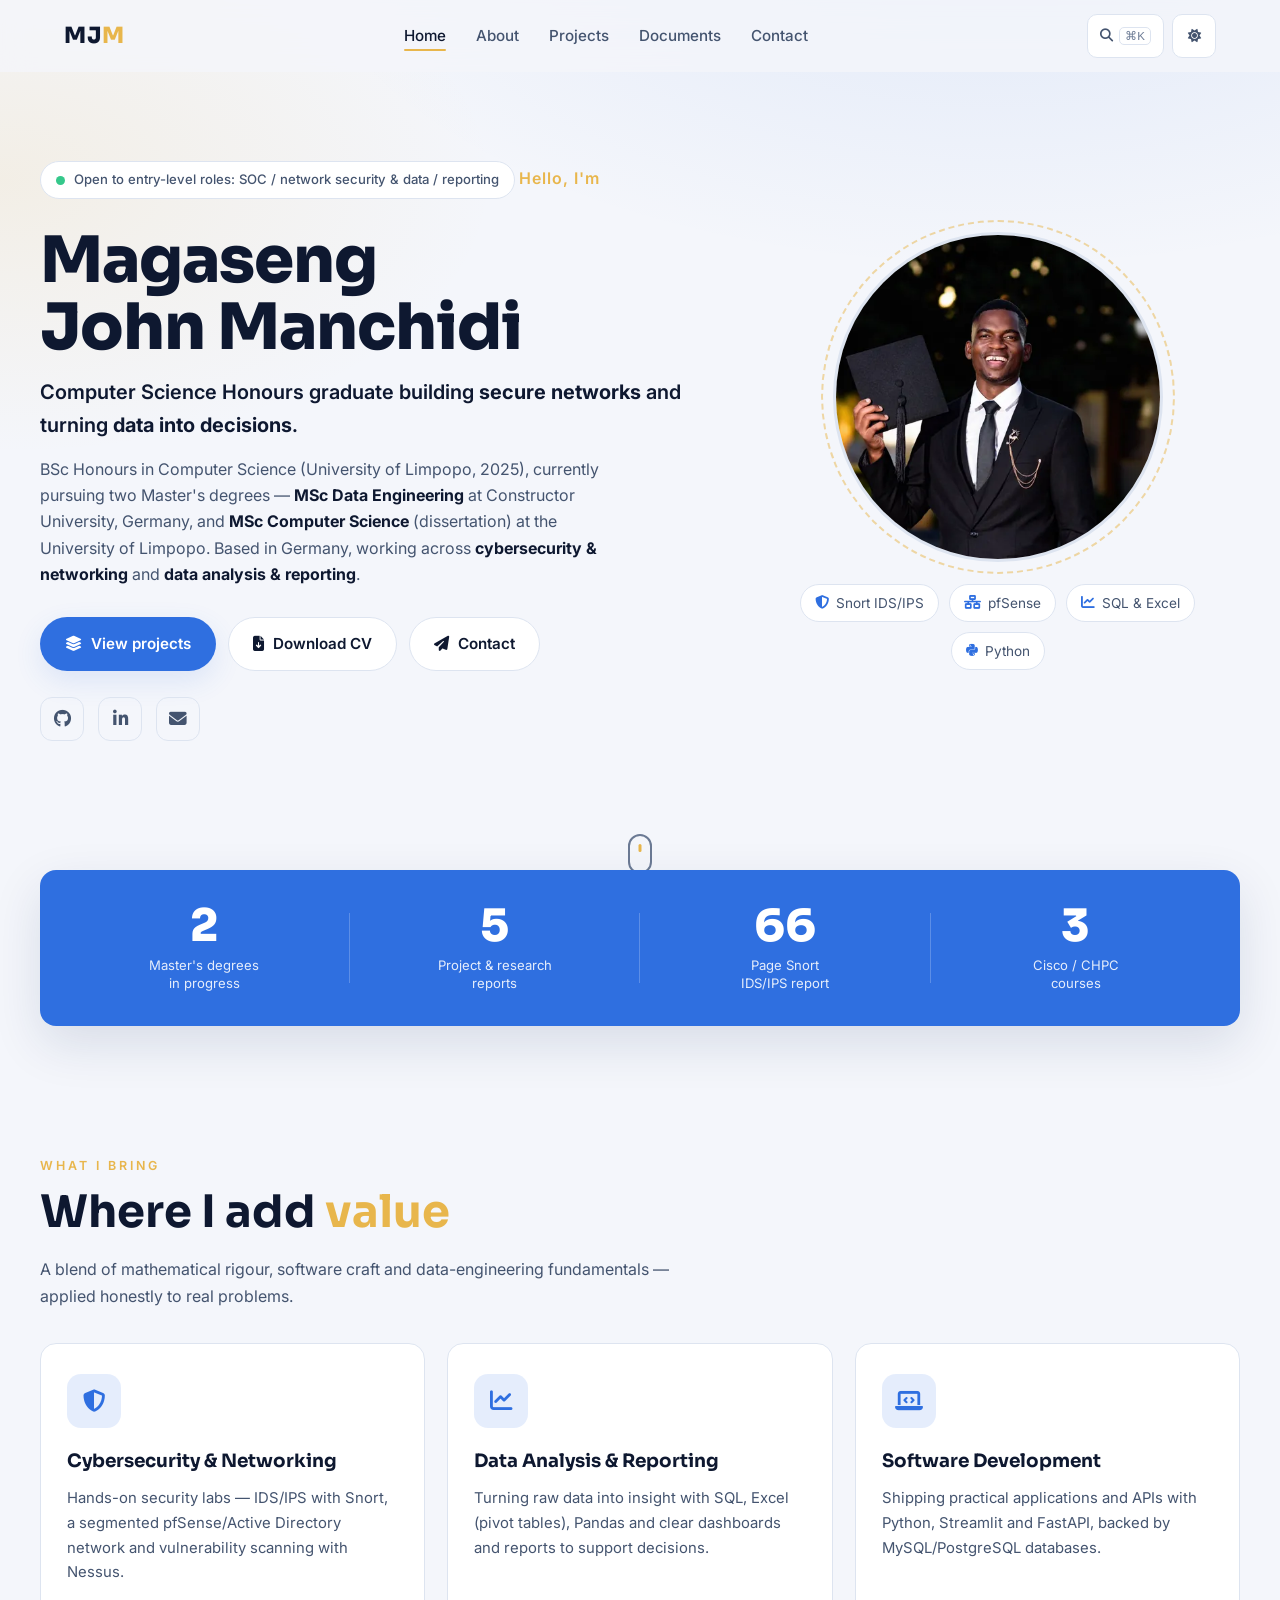
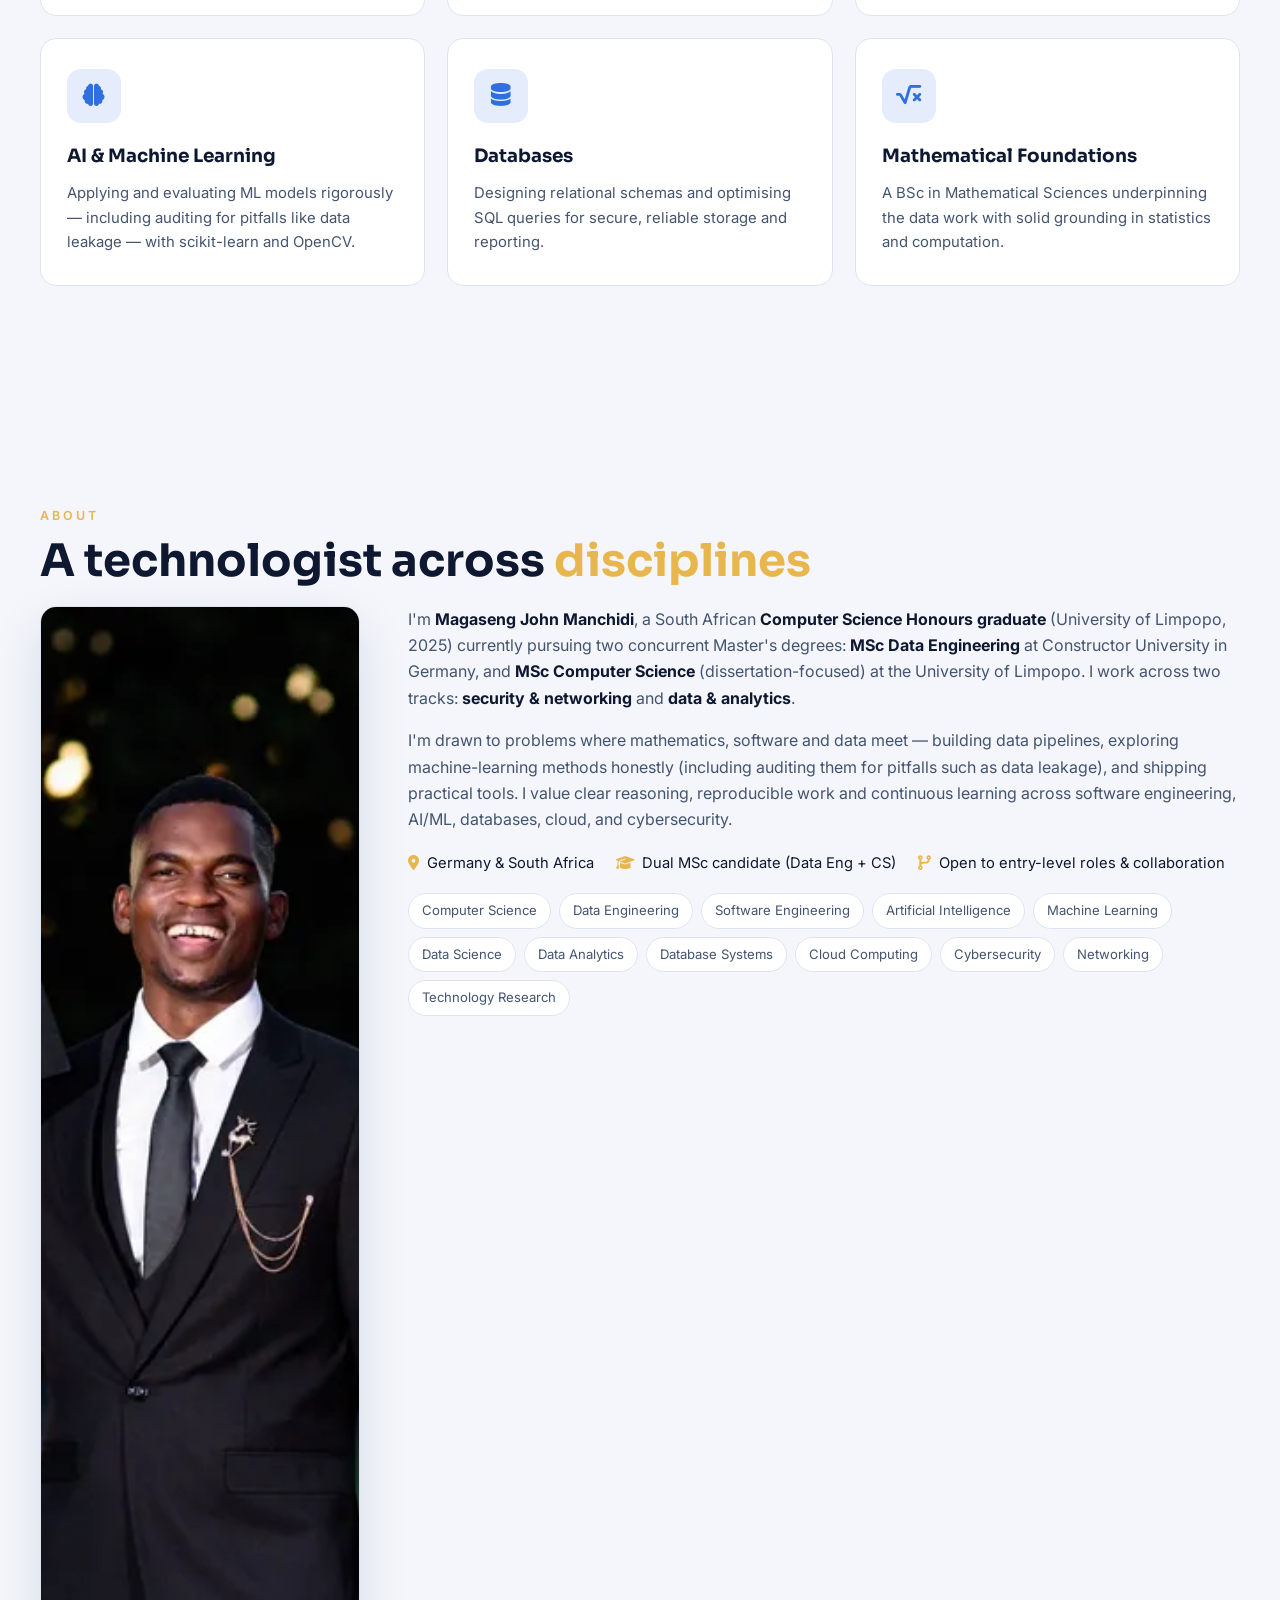
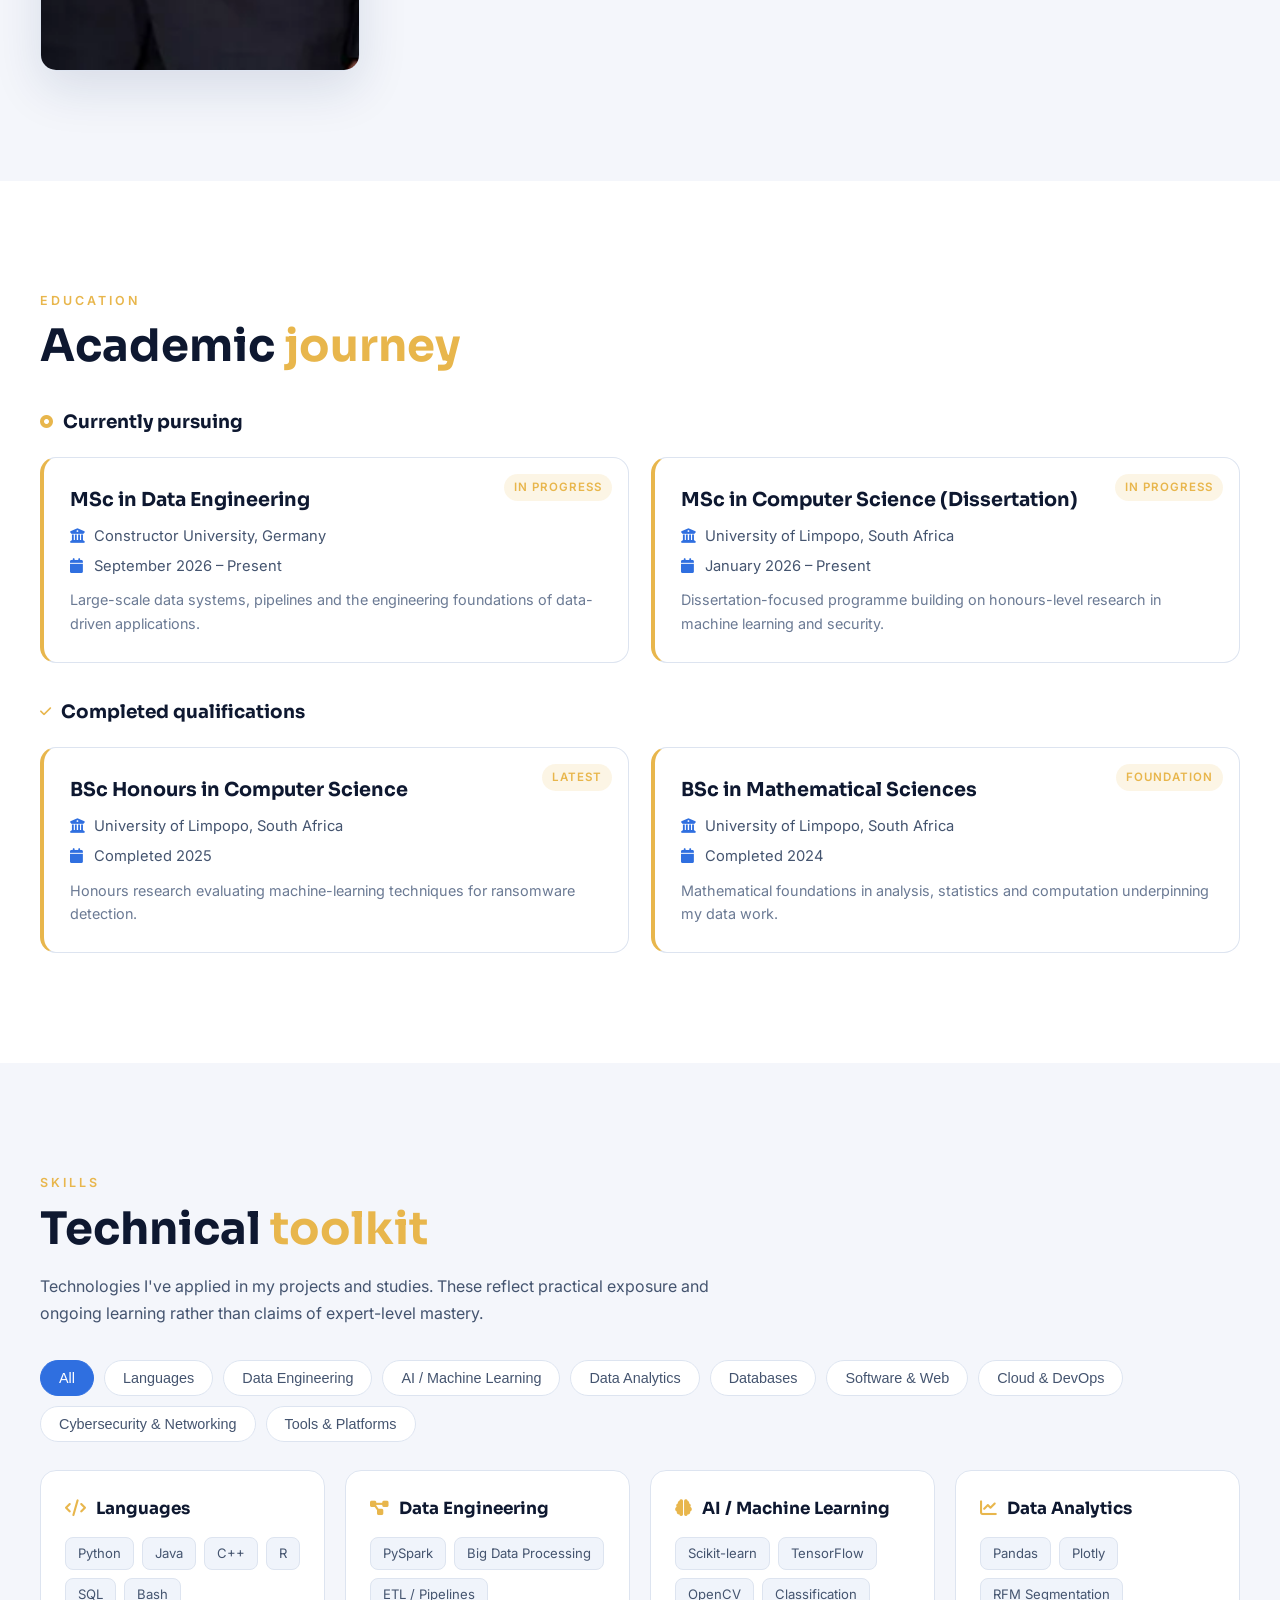
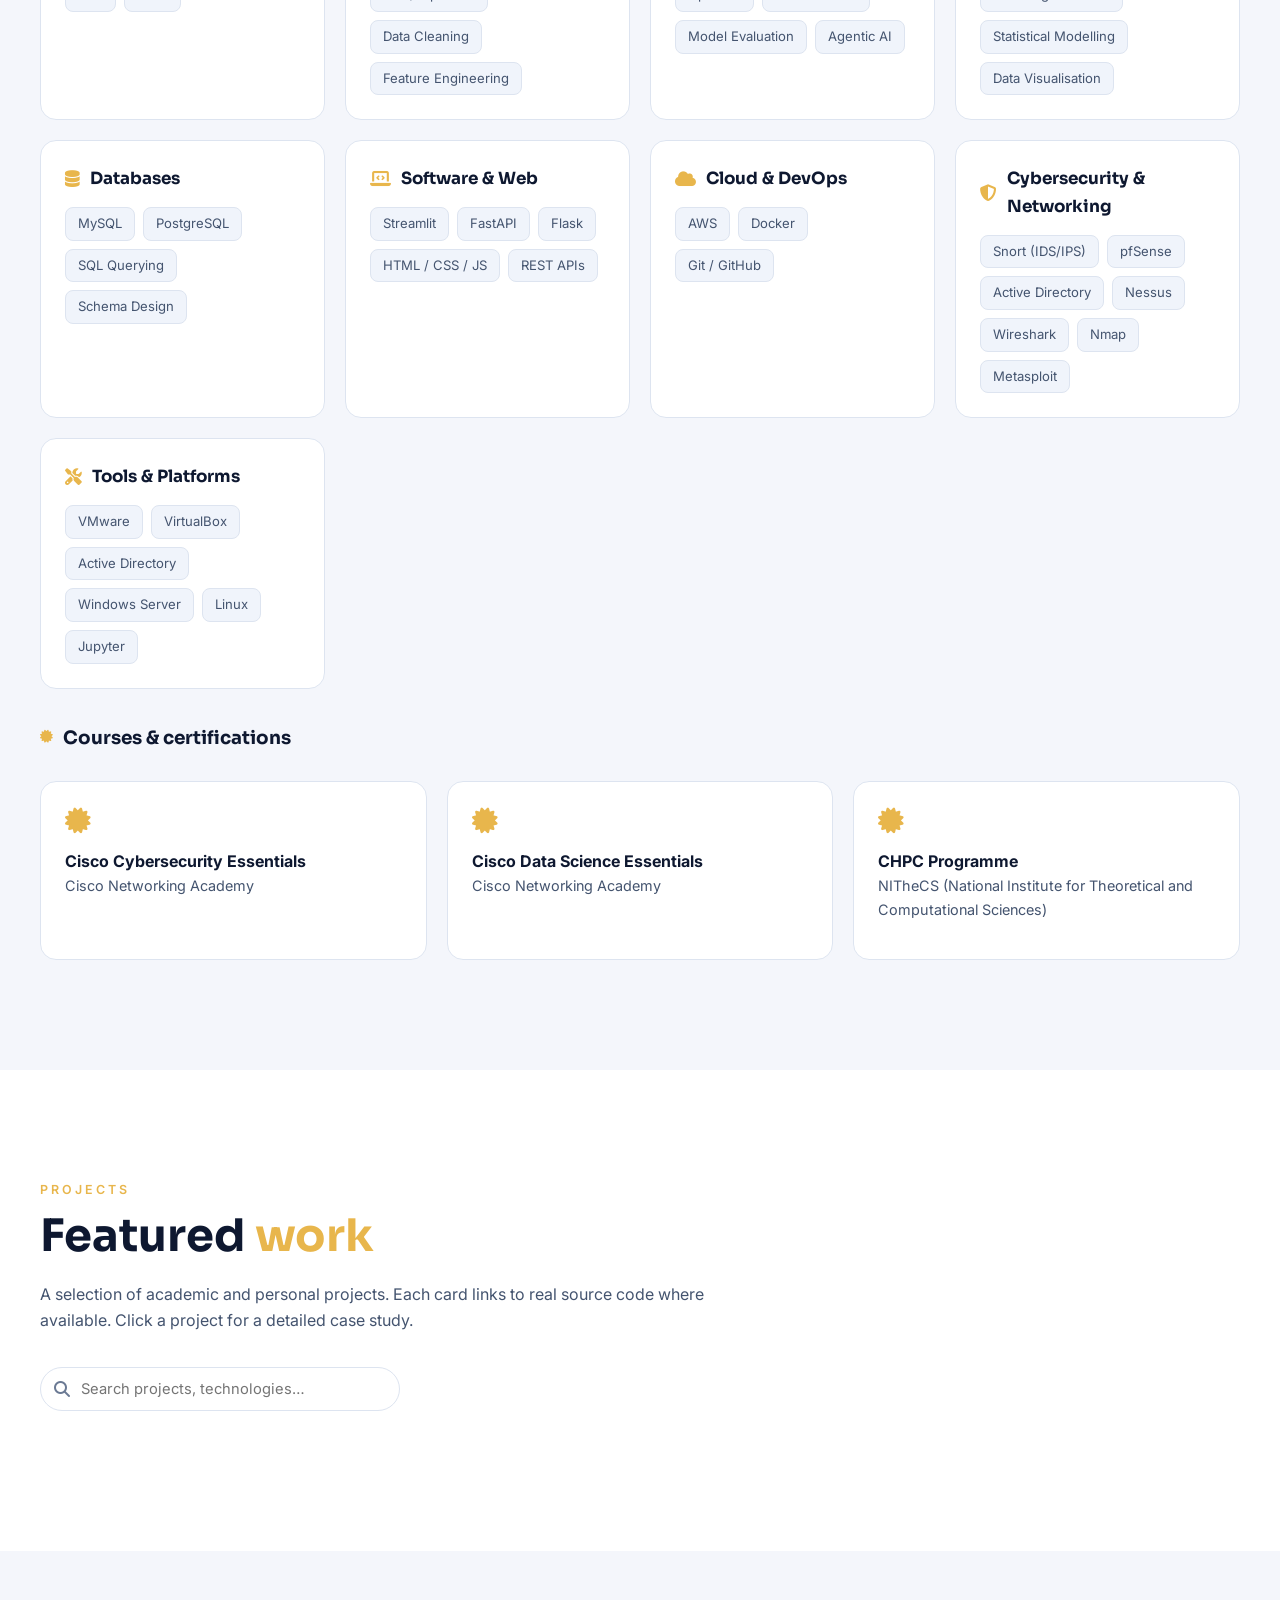
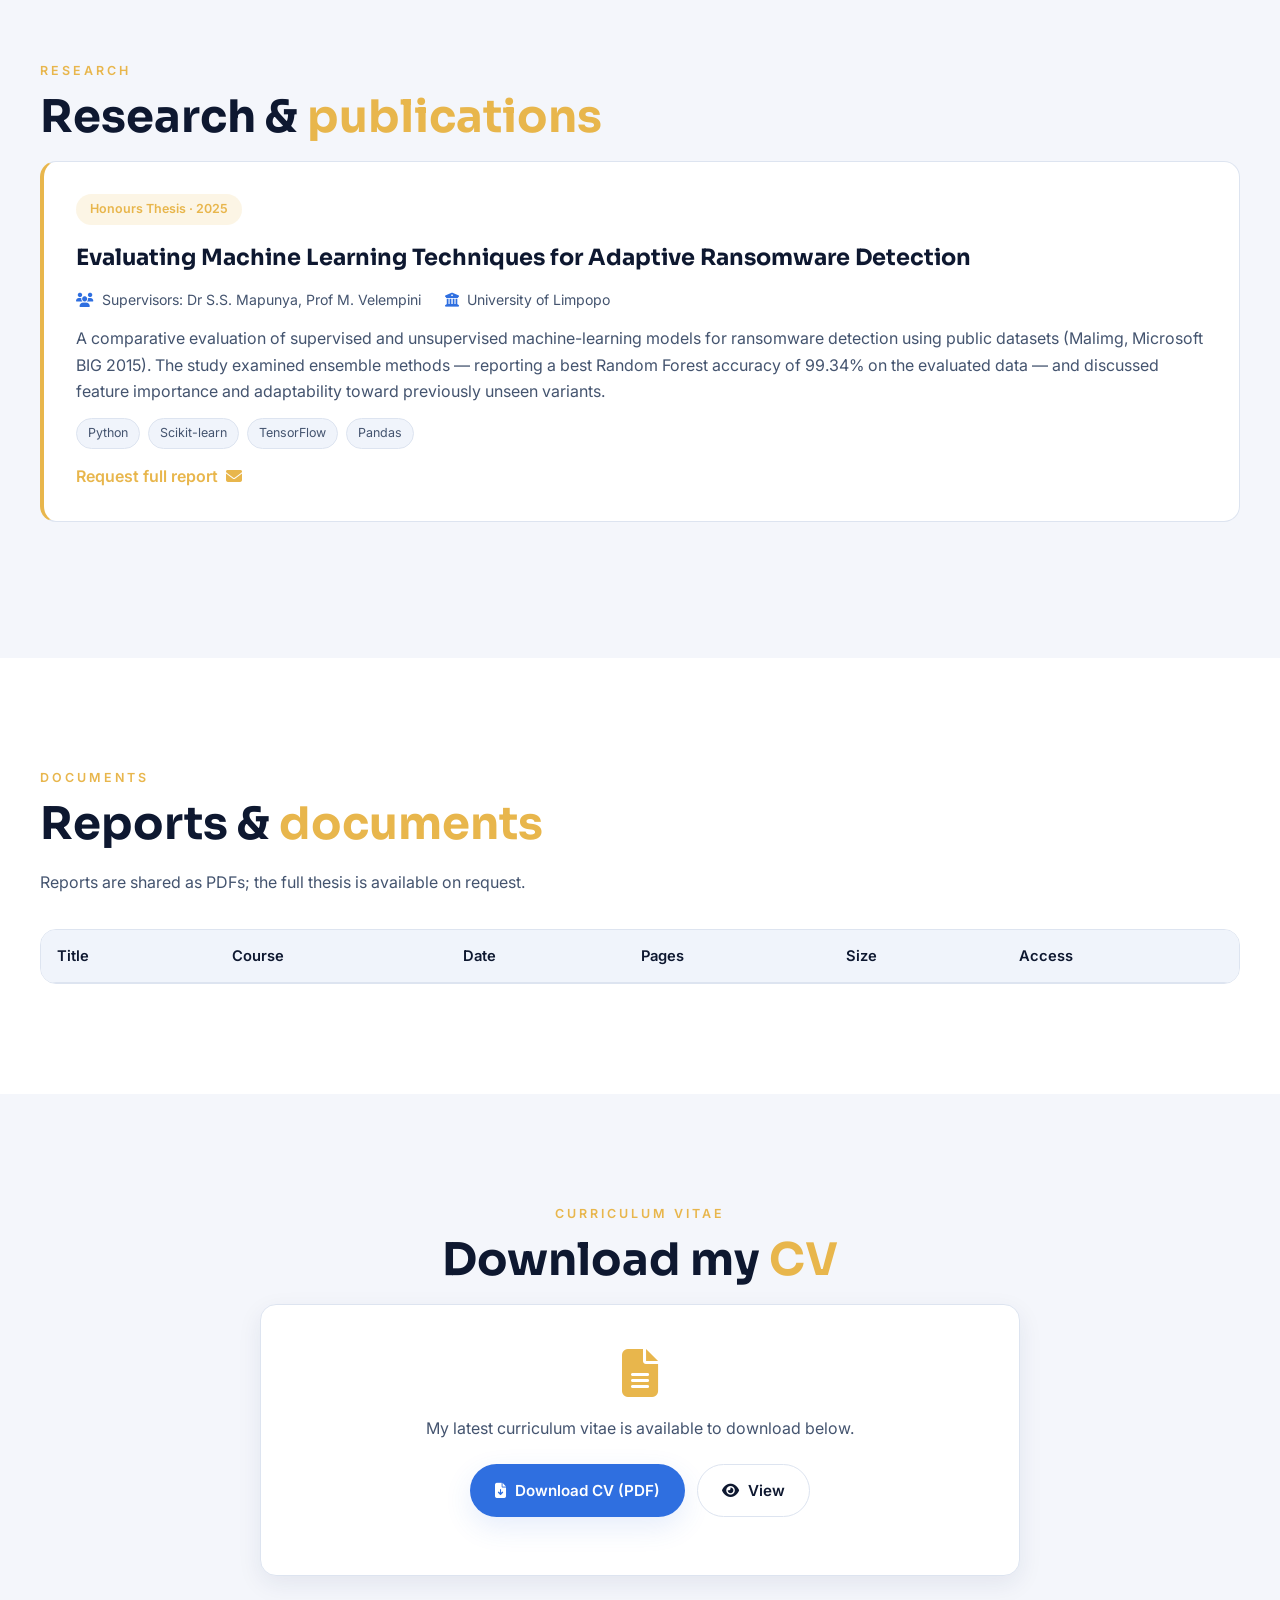
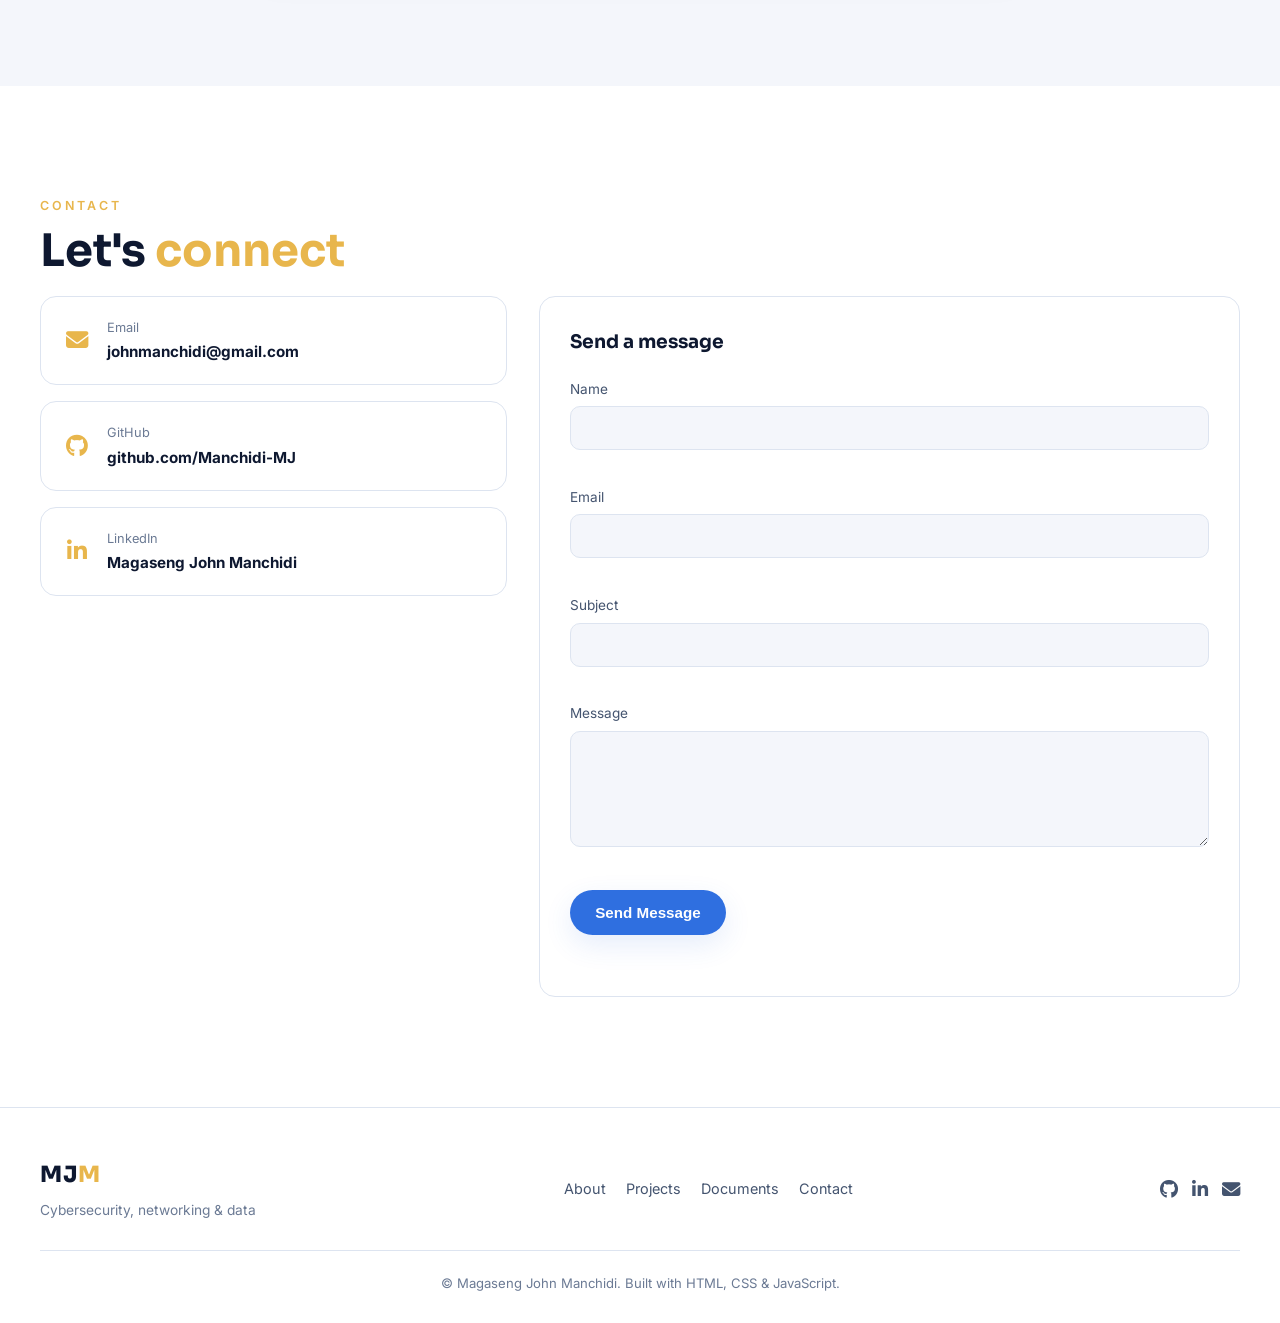
<file: index.html>
<!DOCTYPE html>
<html lang="en" data-theme="dark">
<head>
    <meta charset="UTF-8" />
    <meta name="viewport" content="width=device-width, initial-scale=1, viewport-fit=cover" />
    <meta name="color-scheme" content="dark light" />

    <!-- Primary Meta -->
    <title>Magaseng John Manchidi | Cybersecurity &amp; Data Analysis</title>
    <meta name="description" content="Magaseng John Manchidi — MSc Data Engineering (Constructor University, Germany) &amp; MSc Computer Science (University of Limpopo). Cybersecurity, networking, data analysis and reporting. Projects, research and skills." />
    <meta name="author" content="Magaseng John Manchidi" />
    <meta name="keywords" content="Magaseng John Manchidi, Cybersecurity, SOC Analyst, Network Security, Data Analysis, Data Reporting, Snort, IDS IPS, Computer Science, University of Limpopo, Johannesburg, Portfolio" />
    <link rel="canonical" href="https://manchidi-mj.github.io/my-portfolio/" />

    <!-- Open Graph -->
    <meta property="og:type" content="website" />
    <meta property="og:title" content="Magaseng John Manchidi | Cybersecurity &amp; Data Analysis" />
    <meta property="og:description" content="Computer Science Honours graduate building secure networks and turning data into decisions. Entry-level security &amp; data roles. Explore projects, research and skills." />
    <meta property="og:url" content="https://manchidi-mj.github.io/my-portfolio/" />
    <meta property="og:image" content="https://manchidi-mj.github.io/my-portfolio/images/og-image.jpg" />
    <meta property="og:image:type" content="image/jpeg" />
    <meta property="og:image:alt" content="Magaseng John Manchidi — Cybersecurity & Data Analysis portfolio" />
    <meta property="og:image:width" content="1200" />
    <meta property="og:image:height" content="630" />
    <meta property="og:site_name" content="Magaseng John Manchidi" />

    <!-- Twitter -->
    <meta name="twitter:card" content="summary_large_image" />
    <meta name="twitter:title" content="Magaseng John Manchidi | Cybersecurity &amp; Data Analysis" />
    <meta name="twitter:description" content="CS Honours graduate building secure networks and turning data into decisions. Security &amp; data projects and research." />
    <meta name="twitter:image" content="https://manchidi-mj.github.io/my-portfolio/images/og-image.jpg" />

    <!-- Favicon (inline SVG) -->
    <link rel="icon" href="data:image/svg+xml,%3Csvg xmlns='http://www.w3.org/2000/svg' viewBox='0 0 100 100'%3E%3Crect width='100' height='100' rx='22' fill='%230b1220'/%3E%3Ctext x='50' y='68' font-family='Georgia,serif' font-size='54' font-weight='700' text-anchor='middle' fill='%23e8b64c'%3EMJ%3C/text%3E%3C/svg%3E" />

    <link rel="preconnect" href="https://fonts.googleapis.com" />
    <link rel="preconnect" href="https://fonts.gstatic.com" crossorigin />
    <link rel="stylesheet" href="https://fonts.googleapis.com/css2?family=Inter:wght@400;500;600;700&family=Sora:wght@600;700;800&display=swap" />
    <link rel="stylesheet" href="https://cdnjs.cloudflare.com/ajax/libs/font-awesome/6.5.1/css/all.min.css" />
    <link rel="preload" as="image" type="image/webp" href="images/profile-480.webp" imagesrcset="images/profile-480.webp 480w, images/profile.webp 852w" imagesizes="(max-width: 760px) 80vw, 330px" />
    <link rel="stylesheet" href="style.css?v=2025103106" />

    <!-- Structured data -->
    <script type="application/ld+json">
    {
      "@context": "https://schema.org",
      "@type": "Person",
      "name": "Magaseng John Manchidi",
      "url": "https://manchidi-mj.github.io/my-portfolio/",
      "image": "https://manchidi-mj.github.io/my-portfolio/images/profile.jpg",
      "email": "mailto:johnmanchidi@gmail.com",
      "sameAs": [
        "https://github.com/Manchidi-MJ",
        "https://www.linkedin.com/in/magaseng-john-manchidi-920442255/"
      ],
      "jobTitle": "MSc Data Engineering & MSc Computer Science candidate",
      "address": { "@type": "PostalAddress", "addressLocality": "Bremen", "addressCountry": "DE" },
      "alumniOf": [
        { "@type": "CollegeOrUniversity", "name": "University of Limpopo" },
        { "@type": "CollegeOrUniversity", "name": "Constructor University" }
      ],
      "knowsAbout": ["Cybersecurity", "Network Security", "Intrusion Detection", "Data Analysis", "Data Reporting", "Computer Science", "Machine Learning"]
    }
    </script>
</head>
<body>
    <a class="skip-link" href="#main">Skip to content</a>

    <noscript>
        <div style="background:#e8b64c;color:#0b1220;padding:12px 16px;text-align:center;font-family:system-ui,sans-serif">
            This portfolio works best with JavaScript enabled. Some interactive sections (projects, skills, GitHub) need it to load.
        </div>
    </noscript>

    <!-- Loader -->
    <div class="loader" id="loader" aria-hidden="true">
        <div class="loader-content">
            <div class="loader-mark">MJM</div>
            <div class="loader-bar"><span></span></div>
        </div>
    </div>

    <!-- Scroll progress -->
    <div class="scroll-progress" id="scrollProgress" aria-hidden="true"></div>

    <!-- Header -->
    <header id="header">
        <nav class="nav" aria-label="Primary">
            <a href="#home" class="logo" aria-label="Home — Magaseng John Manchidi">
                <span class="logo-mark">MJ<span class="accent">M</span></span>
            </a>

            <ul class="nav-links" id="navLinks">
                <li><a href="#home" class="nav-link active">Home</a></li>
                <li><a href="#about" class="nav-link">About</a></li>
                <li><a href="#projects" class="nav-link">Projects</a></li>
                <li><a href="#documents" class="nav-link">Documents</a></li>
                <li><a href="#contact" class="nav-link">Contact</a></li>
            </ul>

            <div class="nav-actions">
                <button class="icon-btn palette-trigger" id="paletteTrigger" aria-label="Open command palette (Ctrl or Cmd + K)" title="Search (Ctrl/Cmd + K)">
                    <i class="fas fa-magnifying-glass" aria-hidden="true"></i>
                    <span class="kbd-hint">⌘K</span>
                </button>
                <button class="icon-btn theme-toggle" id="themeToggle" aria-label="Toggle colour theme" aria-pressed="false" title="Toggle theme">
                    <i class="fas fa-moon" aria-hidden="true"></i>
                </button>
                <button class="menu-toggle" id="menuToggle" aria-label="Toggle navigation menu" aria-expanded="false" aria-controls="navLinks">
                    <span></span><span></span><span></span>
                </button>
            </div>
        </nav>
    </header>

    <main id="main">
        <!-- ===== HERO ===== -->
        <section id="home" class="section hero" aria-label="Introduction">
            <div class="hero-grid">
                <div class="hero-text reveal">
                    <span class="availability"><span class="dot"></span> Open to entry-level roles: SOC / network security &amp; data / reporting</span>
                    <span class="eyebrow">Hello, I'm</span>
                    <h1 class="hero-name">Magaseng John Manchidi</h1>
                    <p class="hero-headline">
                        Computer&nbsp;Science Honours graduate building <strong>secure&nbsp;networks</strong>
                        and turning <strong>data&nbsp;into&nbsp;decisions</strong>.
                    </p>
                    <p class="hero-bio">
                        BSc Honours in Computer Science (University of Limpopo, 2025), currently pursuing two Master's
                        degrees — <strong>MSc Data Engineering</strong> at Constructor University, Germany, and
                        <strong>MSc Computer Science</strong> (dissertation) at the University of Limpopo. Based in Germany,
                        working across <strong>cybersecurity &amp; networking</strong> and <strong>data analysis &amp; reporting</strong>.
                    </p>
                    <div class="hero-buttons">
                        <a href="#projects" class="btn primary">
                            <i class="fas fa-layer-group" aria-hidden="true"></i> View projects
                        </a>
                        <a href="#cv" class="btn ghost">
                            <i class="fas fa-file-arrow-down" aria-hidden="true"></i> Download CV
                        </a>
                        <a href="#contact" class="btn ghost">
                            <i class="fas fa-paper-plane" aria-hidden="true"></i> Contact
                        </a>
                    </div>
                    <div class="hero-socials">
                        <a href="https://github.com/Manchidi-MJ" target="_blank" rel="noopener noreferrer" aria-label="GitHub profile"><i class="fab fa-github" aria-hidden="true"></i></a>
                        <a href="https://www.linkedin.com/in/magaseng-john-manchidi-920442255/" target="_blank" rel="noopener noreferrer" aria-label="LinkedIn profile"><i class="fab fa-linkedin-in" aria-hidden="true"></i></a>
                        <a href="mailto:johnmanchidi@gmail.com" aria-label="Email"><i class="fas fa-envelope" aria-hidden="true"></i></a>
                    </div>
                </div>

                <div class="hero-visual reveal">
                    <div class="portrait">
                        <picture>
                            <source type="image/webp" srcset="images/profile-480.webp 480w, images/profile.webp 852w" sizes="(max-width: 760px) 80vw, 330px" />
                            <img src="images/profile.jpg" alt="Magaseng John Manchidi, Computer Science Honours graduate, in graduation attire" width="852" height="1065" fetchpriority="high" decoding="async" />
                        </picture>
                        <div class="portrait-ring" aria-hidden="true"></div>
                    </div>
                    <div class="hero-badges" aria-hidden="true">
                        <span class="chip"><i class="fas fa-shield-halved"></i> Snort IDS/IPS</span>
                        <span class="chip"><i class="fas fa-network-wired"></i> pfSense</span>
                        <span class="chip"><i class="fas fa-chart-line"></i> SQL &amp; Excel</span>
                        <span class="chip"><i class="fab fa-python"></i> Python</span>
                    </div>
                </div>
            </div>
            <a href="#about" class="scroll-cue" aria-label="Scroll to About">
                <span class="mouse"></span>
            </a>
        </section>

        <!-- ===== STATS BAND ===== -->
        <section class="stats-band" aria-label="At a glance">
            <div class="wrap stats-grid">
                <div class="stat reveal">
                    <span class="stat-num" data-count="2">0</span>
                    <span class="stat-label">Master's degrees<br>in progress</span>
                </div>
                <div class="stat reveal">
                    <span class="stat-num" data-count="5">0</span>
                    <span class="stat-label">Project &amp; research<br>reports</span>
                </div>
                <div class="stat reveal">
                    <span class="stat-num" data-count="66">0</span>
                    <span class="stat-label">Page Snort<br>IDS/IPS report</span>
                </div>
                <div class="stat reveal">
                    <span class="stat-num" data-count="3">0</span>
                    <span class="stat-label">Cisco / CHPC<br>courses</span>
                </div>
            </div>
        </section>

        <!-- ===== WHAT I BRING ===== -->
        <section id="services" class="section" aria-labelledby="services-title">
            <div class="wrap">
                <p class="kicker">What I bring</p>
                <h2 class="section-title" id="services-title">Where I add <span class="accent">value</span></h2>
                <p class="section-lead">
                    A blend of mathematical rigour, software craft and data-engineering fundamentals — applied honestly
                    to real problems.
                </p>
                <div class="services-grid" id="servicesGrid"></div>
            </div>
        </section>

        <!-- ===== ABOUT ===== -->
        <section id="about" class="section" aria-labelledby="about-title">
            <div class="wrap">
                <p class="kicker">About</p>
                <h2 class="section-title" id="about-title">A technologist across <span class="accent">disciplines</span></h2>
                <div class="about-layout">
                    <div class="about-photo reveal">
                        <picture>
                            <source type="image/webp" srcset="images/profile-480.webp 480w, images/profile.webp 852w" sizes="(max-width: 980px) 280px, 320px" />
                            <img src="images/profile.jpg" alt="Magaseng John Manchidi" width="852" height="1065" loading="lazy" decoding="async" />
                        </picture>
                    </div>
                    <div class="about-body reveal">
                        <p>
                            I'm <strong>Magaseng John Manchidi</strong>, a South African <strong>Computer Science Honours
                            graduate</strong> (University of Limpopo, 2025) currently pursuing two concurrent Master's degrees:
                            <strong>MSc Data Engineering</strong> at Constructor University in Germany, and <strong>MSc Computer
                            Science</strong> (dissertation-focused) at the University of Limpopo. I work across two tracks:
                            <strong>security &amp; networking</strong> and <strong>data &amp; analytics</strong>.
                        </p>
                        <p>
                            I'm drawn to problems where mathematics, software and data meet — building data pipelines,
                            exploring machine-learning methods honestly (including auditing them for pitfalls such as data
                            leakage), and shipping practical tools. I value clear reasoning, reproducible work and
                            continuous learning across software engineering, AI/ML, databases, cloud, and cybersecurity.
                        </p>
                        <ul class="about-facts">
                            <li><i class="fas fa-location-dot" aria-hidden="true"></i> Germany &amp; South Africa</li>
                            <li><i class="fas fa-graduation-cap" aria-hidden="true"></i> Dual MSc candidate (Data Eng + CS)</li>
                            <li><i class="fas fa-code-branch" aria-hidden="true"></i> Open to entry-level roles &amp; collaboration</li>
                        </ul>
                        <div class="about-interests" id="interestTags"></div>
                    </div>
                </div>
            </div>
        </section>

        <!-- ===== EDUCATION ===== -->
        <section id="education" class="section alt" aria-labelledby="edu-title">
            <div class="wrap">
                <p class="kicker">Education</p>
                <h2 class="section-title" id="edu-title">Academic <span class="accent">journey</span></h2>

                <h3 class="subhead"><i class="fas fa-circle-dot accent-ico" aria-hidden="true"></i> Currently pursuing</h3>
                <div class="edu-current">
                    <article class="edu-card featured reveal">
                        <span class="edu-flag">In progress</span>
                        <h4>MSc in Data Engineering</h4>
                        <p class="edu-org"><i class="fas fa-university" aria-hidden="true"></i> Constructor University, Germany</p>
                        <p class="edu-date"><i class="fas fa-calendar" aria-hidden="true"></i> September 2026 – Present</p>
                        <p class="edu-note">Large-scale data systems, pipelines and the engineering foundations of data-driven applications.</p>
                    </article>
                    <article class="edu-card featured reveal">
                        <span class="edu-flag">In progress</span>
                        <h4>MSc in Computer Science (Dissertation)</h4>
                        <p class="edu-org"><i class="fas fa-university" aria-hidden="true"></i> University of Limpopo, South Africa</p>
                        <p class="edu-date"><i class="fas fa-calendar" aria-hidden="true"></i> January 2026 – Present</p>
                        <p class="edu-note">Dissertation-focused programme building on honours-level research in machine learning and security.</p>
                    </article>
                </div>

                <h3 class="subhead"><i class="fas fa-check accent-ico" aria-hidden="true"></i> Completed qualifications</h3>
                <div class="edu-current">
                    <article class="edu-card featured reveal">
                        <span class="edu-flag">Latest</span>
                        <h4>BSc Honours in Computer Science</h4>
                        <p class="edu-org"><i class="fas fa-university" aria-hidden="true"></i> University of Limpopo, South Africa</p>
                        <p class="edu-date"><i class="fas fa-calendar" aria-hidden="true"></i> Completed 2025</p>
                        <p class="edu-note">Honours research evaluating machine-learning techniques for ransomware detection.</p>
                    </article>
                    <article class="edu-card featured reveal">
                        <span class="edu-flag">Foundation</span>
                        <h4>BSc in Mathematical Sciences</h4>
                        <p class="edu-org"><i class="fas fa-university" aria-hidden="true"></i> University of Limpopo, South Africa</p>
                        <p class="edu-date"><i class="fas fa-calendar" aria-hidden="true"></i> Completed 2024</p>
                        <p class="edu-note">Mathematical foundations in analysis, statistics and computation underpinning my data work.</p>
                    </article>
                </div>

            </div>
        </section>

        <!-- ===== SKILLS ===== -->
        <section id="skills" class="section" aria-labelledby="skills-title">
            <div class="wrap">
                <p class="kicker">Skills</p>
                <h2 class="section-title" id="skills-title">Technical <span class="accent">toolkit</span></h2>
                <p class="section-lead">
                    Technologies I've applied in my projects and studies. These reflect practical exposure and ongoing
                    learning rather than claims of expert-level mastery.
                </p>
                <div class="skills-filter" id="skillsFilter" role="tablist" aria-label="Filter skills by category"></div>
                <div class="skills-grid" id="skillsGrid"></div>

                <h3 class="subhead" id="cert-title"><i class="fas fa-certificate accent-ico" aria-hidden="true"></i> Courses &amp; certifications</h3>
                <div class="cert-grid">
                    <article class="cert-card reveal">
                        <i class="fas fa-certificate cert-ico" aria-hidden="true"></i>
                        <h4>Cisco Cybersecurity Essentials</h4>
                        <p class="cert-org">Cisco Networking Academy</p>
                    </article>
                    <article class="cert-card reveal">
                        <i class="fas fa-certificate cert-ico" aria-hidden="true"></i>
                        <h4>Cisco Data Science Essentials</h4>
                        <p class="cert-org">Cisco Networking Academy</p>
                    </article>
                    <article class="cert-card reveal">
                        <i class="fas fa-certificate cert-ico" aria-hidden="true"></i>
                        <h4>CHPC Programme</h4>
                        <p class="cert-org">NITheCS (National Institute for Theoretical and Computational Sciences)</p>
                    </article>
                </div>
            </div>
        </section>

        <!-- ===== PROJECTS ===== -->
        <section id="projects" class="section alt" aria-labelledby="proj-title">
            <div class="wrap">
                <p class="kicker">Projects</p>
                <h2 class="section-title" id="proj-title">Featured <span class="accent">work</span></h2>
                <p class="section-lead">
                    A selection of academic and personal projects. Each card links to real source code where available.
                    Click a project for a detailed case study.
                </p>

                <div class="projects-controls">
                    <div class="search-box">
                        <i class="fas fa-magnifying-glass" aria-hidden="true"></i>
                        <input type="search" id="projectSearch" placeholder="Search projects, technologies…" aria-label="Search projects" />
                    </div>
                    <div class="projects-filter" id="projectsFilter" role="tablist" aria-label="Filter projects by category"></div>
                </div>

                <div class="projects-grid" id="projectsContainer" aria-live="polite"></div>
                <p class="empty-state" id="projectsEmpty" hidden>
                    <i class="fas fa-folder-open" aria-hidden="true"></i>
                    No projects match your search. Try a different keyword or category.
                </p>
            </div>
        </section>

        <!-- ===== RESEARCH ===== -->
        <section id="research" class="section" aria-labelledby="research-title">
            <div class="wrap">
                <p class="kicker">Research</p>
                <h2 class="section-title" id="research-title">Research &amp; <span class="accent">publications</span></h2>

                <article class="research-feature reveal">
                    <span class="research-badge">Honours Thesis · 2025</span>
                    <h3>Evaluating Machine Learning Techniques for Adaptive Ransomware Detection</h3>
                    <p class="research-meta">
                        <span><i class="fas fa-users" aria-hidden="true"></i> Supervisors: Dr S.S. Mapunya, Prof M. Velempini</span>
                        <span><i class="fas fa-building-columns" aria-hidden="true"></i> University of Limpopo</span>
                    </p>
                    <p>
                        A comparative evaluation of supervised and unsupervised machine-learning models for ransomware
                        detection using public datasets (Malimg, Microsoft BIG 2015). The study examined ensemble methods —
                        reporting a best Random Forest accuracy of 99.34% on the evaluated data — and discussed feature
                        importance and adaptability toward previously unseen variants.
                    </p>
                    <div class="tag-row">
                        <span class="tag">Python</span><span class="tag">Scikit-learn</span>
                        <span class="tag">TensorFlow</span><span class="tag">Pandas</span>
                    </div>
                    <a href="mailto:johnmanchidi@gmail.com?subject=Request%20for%20full%20honours%20thesis%20(Ransomware%20Detection)&amp;body=Hi%20Magaseng%2C%20please%20could%20you%20share%20the%20full%20honours%20thesis%3F" class="link-arrow">Request full report <i class="fas fa-envelope" aria-hidden="true"></i></a>
                </article>

                <div class="research-grid" id="researchGrid"></div>
            </div>
        </section>

        <!-- ===== DOCUMENTS ===== -->
        <section id="documents" class="section alt" aria-labelledby="docs-title">
            <div class="wrap">
                <p class="kicker">Documents</p>
                <h2 class="section-title" id="docs-title">Reports &amp; <span class="accent">documents</span></h2>
                <p class="section-lead">
                    Reports are shared as PDFs; the full thesis is available on request.
                </p>
                <noscript>
                    <p>Reports are listed in the table below (JavaScript is needed to show it). Any report can also be requested — email <a href="mailto:johnmanchidi@gmail.com">johnmanchidi@gmail.com</a>.</p>
                </noscript>
                <div class="docs-table-wrap">
                    <table class="docs-table" id="docsTable" aria-label="Project and research documents">
                        <thead>
                            <tr>
                                <th scope="col">Title</th>
                                <th scope="col">Course</th>
                                <th scope="col">Date</th>
                                <th scope="col">Pages</th>
                                <th scope="col">Size</th>
                                <th scope="col">Access</th>
                            </tr>
                        </thead>
                        <tbody id="docsBody"></tbody>
                    </table>
                </div>
            </div>
        </section>

        <!-- ===== CV ===== -->
        <section id="cv" class="section" aria-labelledby="cv-title">
            <div class="wrap center-wrap">
                <p class="kicker">Curriculum Vitae</p>
                <h2 class="section-title" id="cv-title">Download my <span class="accent">CV</span></h2>
                <div class="cv-card reveal" id="cvCard">
                    <i class="fas fa-file-lines cv-ico" aria-hidden="true"></i>
                    <p class="cv-text" id="cvText">
                        My latest curriculum vitae is available to download below.
                    </p>
                    <div class="cv-actions" id="cvActions">
                        <a class="btn primary" href="CV.pdf" download><i class="fas fa-file-arrow-down" aria-hidden="true"></i> Download CV (PDF)</a>
                        <a class="btn ghost" href="CV.pdf" target="_blank" rel="noopener"><i class="fas fa-eye" aria-hidden="true"></i> View</a>
                    </div>
                    <p class="cv-hint" id="cvHint" hidden></p>
                </div>
            </div>
        </section>

        <!-- ===== CONTACT ===== -->
        <section id="contact" class="section alt" aria-labelledby="contact-title">
            <div class="wrap">
                <p class="kicker">Contact</p>
                <h2 class="section-title" id="contact-title">Let's <span class="accent">connect</span></h2>
                <div class="contact-layout">
                    <div class="contact-info">
                        <a class="contact-card" href="mailto:johnmanchidi@gmail.com">
                            <i class="fas fa-envelope" aria-hidden="true"></i>
                            <div><span>Email</span><strong>johnmanchidi@gmail.com</strong></div>
                        </a>
                        <a class="contact-card" href="https://github.com/Manchidi-MJ" target="_blank" rel="noopener noreferrer">
                            <i class="fab fa-github" aria-hidden="true"></i>
                            <div><span>GitHub</span><strong>github.com/Manchidi-MJ</strong></div>
                        </a>
                        <a class="contact-card" href="https://www.linkedin.com/in/magaseng-john-manchidi-920442255/" target="_blank" rel="noopener noreferrer">
                            <i class="fab fa-linkedin-in" aria-hidden="true"></i>
                            <div><span>LinkedIn</span><strong>Magaseng John Manchidi</strong></div>
                        </a>
                    </div>

                    <form class="contact-form" id="contactForm" action="https://api.web3forms.com/submit" method="POST" novalidate>
                        <input type="hidden" name="access_key" value="e11f1f1b-b689-4f02-a31f-b3d399b836d4" />
                        <input type="hidden" name="from_name" value="Portfolio Contact Form" />
                        <h3>Send a message</h3>

                        <div class="form-group">
                            <label for="cf-name">Name</label>
                            <input type="text" id="cf-name" name="name" required autocomplete="name" />
                            <span class="field-error" data-for="cf-name"></span>
                        </div>
                        <div class="form-group">
                            <label for="cf-email">Email</label>
                            <input type="email" id="cf-email" name="email" required autocomplete="email" />
                            <span class="field-error" data-for="cf-email"></span>
                        </div>
                        <div class="form-group">
                            <label for="cf-subject">Subject</label>
                            <input type="text" id="cf-subject" name="subject" required />
                            <span class="field-error" data-for="cf-subject"></span>
                        </div>
                        <div class="form-group">
                            <label for="cf-message">Message</label>
                            <textarea id="cf-message" name="message" rows="5" required></textarea>
                            <span class="field-error" data-for="cf-message"></span>
                        </div>
                        <!-- Honeypot -->
                        <input type="checkbox" name="botcheck" class="hp" style="display:none" tabindex="-1" autocomplete="off" aria-hidden="true" />

                        <button type="submit" class="btn primary" id="cfSubmit">
                            <span class="btn-label">Send Message</span>
                            <i class="fas fa-spinner fa-spin btn-spinner" aria-hidden="true"></i>
                        </button>
                        <p class="form-status" id="formStatus" role="status" aria-live="polite"></p>
                    </form>
                </div>
            </div>
        </section>
    </main>

    <!-- Back to top -->
    <button class="back-to-top" id="backToTop" aria-label="Back to top">
        <i class="fas fa-arrow-up" aria-hidden="true"></i>
    </button>

    <!-- ===== COMMAND PALETTE ===== -->
    <div class="palette-overlay" id="paletteOverlay" hidden>
        <div class="palette" role="dialog" aria-modal="true" aria-label="Command palette">
            <div class="palette-input-row">
                <i class="fas fa-magnifying-glass" aria-hidden="true"></i>
                <input type="text" id="paletteInput" placeholder="Jump to a section or action…" aria-label="Search commands" autocomplete="off" />
                <span class="palette-esc">Esc</span>
            </div>
            <ul class="palette-list" id="paletteList" role="listbox" aria-label="Commands"></ul>
            <p class="palette-empty" id="paletteEmpty" hidden>No matching commands.</p>
        </div>
    </div>

    <footer>
        <div class="footer-content">
            <div class="footer-brand">
                <span class="logo-mark">MJ<span class="accent">M</span></span>
                <p>Cybersecurity, networking &amp; data</p>
            </div>
            <nav class="footer-links" aria-label="Footer">
                <a href="#about">About</a>
                <a href="#projects">Projects</a>
                <a href="#documents">Documents</a>
                <a href="#contact">Contact</a>
            </nav>
            <div class="footer-socials">
                <a href="https://github.com/Manchidi-MJ" target="_blank" rel="noopener noreferrer" aria-label="GitHub"><i class="fab fa-github" aria-hidden="true"></i></a>
                <a href="https://www.linkedin.com/in/magaseng-john-manchidi-920442255/" target="_blank" rel="noopener noreferrer" aria-label="LinkedIn"><i class="fab fa-linkedin-in" aria-hidden="true"></i></a>
                <a href="mailto:johnmanchidi@gmail.com" aria-label="Email"><i class="fas fa-envelope" aria-hidden="true"></i></a>
            </div>
        </div>
        <p class="footer-copy">&copy; <span id="year"></span> Magaseng John Manchidi. Built with HTML, CSS &amp; JavaScript.</p>
    </footer>

    <!-- Project case-study modal -->
    <div class="modal-overlay" id="projectModal" hidden>
        <div class="modal" role="dialog" aria-modal="true" aria-labelledby="modalTitle">
            <button class="modal-close" id="modalClose" aria-label="Close case study"><i class="fas fa-times" aria-hidden="true"></i></button>
            <div class="modal-body" id="modalBody"></div>
        </div>
    </div>

    <script src="data.js?v=2025103106" defer></script>
    <script src="script.js?v=2025103106" defer></script>
</body>
</html>
</file>
<file: style.css>
/* =========================================================
   Magaseng John Manchidi — Portfolio
   Design system: deep navy / charcoal, blue + gold accents
   ========================================================= */

/* ---------- Theme tokens ---------- */
:root {
    --nav-h: 72px;
    --maxw: 1200px;
    --radius: 16px;
    --radius-sm: 10px;
    --ease: cubic-bezier(0.22, 1, 0.36, 1);
    --t-fast: 0.18s ease;
    --t: 0.3s var(--ease);

    --blue: #4c8dff;
    --blue-strong: #2f6fe0;
    --gold: #e8b64c;
    --gold-soft: #f2cd7a;

    --font-sans: 'Inter', system-ui, -apple-system, Segoe UI, Roboto, sans-serif;
    --font-display: 'Sora', var(--font-sans);
}

/* Dark (default) */
[data-theme="dark"] {
    --bg: #0b1220;
    --bg-2: #0f1830;
    --surface: #121d38;
    --surface-2: #16244450;
    --border: #243356;
    --text: #e7ecf5;
    --text-muted: #9fb0cd;
    --text-dim: #6f82a6;
    --shadow: 0 18px 50px rgba(0, 0, 0, 0.45);
    --shadow-sm: 0 8px 24px rgba(0, 0, 0, 0.3);
    --glow: rgba(76, 141, 255, 0.18);
    --hero-grad: radial-gradient(1200px 600px at 75% -10%, rgba(76,141,255,0.16), transparent 60%),
                 radial-gradient(900px 500px at 0% 20%, rgba(232,182,76,0.08), transparent 55%);
}

/* Light */
[data-theme="light"] {
    --bg: #f4f6fb;
    --bg-2: #ffffff;
    --surface: #ffffff;
    --surface-2: #f0f4fb;
    --border: #dde4f0;
    --text: #0e1830;
    --text-muted: #44546f;
    --text-dim: #6b7a94;
    --shadow: 0 18px 50px rgba(20, 40, 90, 0.12);
    --shadow-sm: 0 8px 24px rgba(20, 40, 90, 0.08);
    --glow: rgba(47, 111, 224, 0.12);
    --blue: #2f6fe0;
    --hero-grad: radial-gradient(1200px 600px at 78% -10%, rgba(47,111,224,0.1), transparent 60%),
                 radial-gradient(900px 500px at 0% 20%, rgba(232,182,76,0.12), transparent 55%);
}

/* ---------- Reset ---------- */
*, *::before, *::after { margin: 0; padding: 0; box-sizing: border-box; }
html { scroll-behavior: smooth; scroll-padding-top: calc(var(--nav-h) + 12px); }
body {
    font-family: var(--font-sans);
    background: var(--bg);
    color: var(--text);
    font-size: 1rem;              /* 16px base; never smaller on phones */
    line-height: 1.65;
    overflow-x: hidden;
    -webkit-font-smoothing: antialiased;
    transition: background var(--t), color var(--t);
}
/* Prevent long words / URLs / tokens from forcing horizontal scroll. */
h1, h2, h3, h4, p, li, a, span, td, th { overflow-wrap: break-word; }
/* Keep in-page anchors clear of the fixed header. */
section[id] { scroll-margin-top: calc(var(--nav-h) + 12px); }
img { max-width: 100%; display: block; }
a { color: inherit; text-decoration: none; }
/* Global guard: the hidden attribute must always hide, even when a later
   rule sets display (e.g. flex) on the same element. */
[hidden] { display: none !important; }
ul { list-style: none; }
.accent { color: var(--gold); }

.skip-link {
    position: absolute; left: 12px; top: -60px; z-index: 2000;
    background: var(--gold); color: #0b1220; padding: 10px 16px;
    border-radius: 8px; font-weight: 600; transition: top var(--t-fast);
}
.skip-link:focus { top: 12px; }

:focus-visible {
    outline: 2px solid var(--blue);
    outline-offset: 3px;
    border-radius: 4px;
}

/* ---------- Loader ---------- */
.loader {
    position: fixed; inset: 0; z-index: 9999;
    background: var(--bg);
    display: grid; place-items: center;
    transition: opacity 0.5s, visibility 0.5s;
    /* CSS-only safety net: even if JS never runs, the loader fades away. */
    animation: loader-autohide 0s linear 4s forwards;
}
.loader.hidden { opacity: 0; visibility: hidden; }
@keyframes loader-autohide { to { opacity: 0; visibility: hidden; } }
.loader-mark {
    font-family: var(--font-display); font-size: 2.4rem; font-weight: 800;
    letter-spacing: 6px; color: var(--text); text-align: center; margin-bottom: 18px;
}
.loader-bar { width: 220px; height: 3px; background: var(--border); border-radius: 3px; overflow: hidden; }
.loader-bar span { display: block; height: 100%; width: 0; background: linear-gradient(90deg, var(--blue), var(--gold)); animation: load 1.3s var(--ease) forwards; }
@keyframes load { to { width: 100%; } }

/* ---------- Scroll progress ---------- */
.scroll-progress {
    position: fixed; top: 0; left: 0; height: 3px; width: 0;
    background: linear-gradient(90deg, var(--blue), var(--gold));
    z-index: 1200;
}

/* ---------- Header / Nav ---------- */
header {
    position: fixed; top: 0; left: 0; width: 100%; z-index: 1000;
    height: var(--nav-h);
    background: color-mix(in srgb, var(--bg) 80%, transparent);
    backdrop-filter: blur(14px);
    border-bottom: 1px solid transparent;
    transition: border-color var(--t), background var(--t), box-shadow var(--t);
}
header.scrolled { border-color: var(--border); box-shadow: var(--shadow-sm); }
.nav {
    max-width: var(--maxw); height: 100%; margin: 0 auto;
    padding: 0 max(24px, env(safe-area-inset-right)) 0 max(24px, env(safe-area-inset-left));
    display: flex; align-items: center; justify-content: space-between;
}
.logo-mark { font-family: var(--font-display); font-weight: 800; font-size: 1.4rem; letter-spacing: 1px; }
.nav-links { display: flex; gap: 6px; }
.nav-link {
    position: relative; padding: 8px 12px; border-radius: 8px;
    color: var(--text-muted); font-weight: 500; font-size: 0.95rem;
    transition: color var(--t-fast), background var(--t-fast);
}
.nav-link:hover { color: var(--text); }
.nav-link.active { color: var(--text); }
.nav-link.active::after {
    content: ''; position: absolute; left: 12px; right: 12px; bottom: 2px; height: 2px;
    background: var(--gold); border-radius: 2px;
}
.nav-actions { display: flex; align-items: center; gap: 8px; }
.icon-btn {
    display: inline-flex; align-items: center; justify-content: center; gap: 6px;
    background: var(--surface); border: 1px solid var(--border); color: var(--text-muted);
    min-width: 44px; height: 44px; padding: 0 12px; border-radius: 10px; cursor: pointer;
    transition: var(--t-fast);
}
.icon-btn:hover { color: var(--text); border-color: var(--blue); }
.kbd-hint { font-size: 0.72rem; color: var(--text-dim); border: 1px solid var(--border); border-radius: 5px; padding: 1px 5px; }
.menu-toggle { display: none; flex-direction: column; gap: 5px; width: 44px; height: 44px; align-items: center; justify-content: center; background: var(--surface); border: 1px solid var(--border); border-radius: 10px; cursor: pointer; }
.menu-toggle span { width: 20px; height: 2px; background: var(--text); border-radius: 2px; transition: var(--t-fast); }
.menu-toggle.active span:nth-child(1) { transform: translateY(7px) rotate(45deg); }
.menu-toggle.active span:nth-child(2) { opacity: 0; }
.menu-toggle.active span:nth-child(3) { transform: translateY(-7px) rotate(-45deg); }

/* ---------- Layout ---------- */
.section {
    padding: 110px max(24px, env(safe-area-inset-right)) 110px max(24px, env(safe-area-inset-left));
    position: relative;
}
.section.alt { background: var(--bg-2); }
.wrap { max-width: var(--maxw); margin: 0 auto; }
.center-wrap { max-width: 760px; margin: 0 auto; text-align: center; }
.center { text-align: center; margin-top: 36px; }
.kicker { text-transform: uppercase; letter-spacing: 3px; font-size: 0.78rem; font-weight: 600; color: var(--gold); margin-bottom: 10px; }
.section-title { font-family: var(--font-display); font-size: clamp(1.9rem, 4vw, 2.8rem); font-weight: 700; line-height: 1.15; margin-bottom: 18px; }
.section-lead { color: var(--text-muted); max-width: 680px; margin-bottom: 34px; }
.section-note { color: var(--text-dim); font-size: 0.9rem; margin-top: 28px; display: flex; gap: 8px; align-items: center; }
.subhead { font-family: var(--font-display); font-size: 1.15rem; margin: 34px 0 20px; display: flex; align-items: center; gap: 10px; }
.accent-ico { color: var(--gold); font-size: 0.8rem; }

/* ---------- Buttons ---------- */
.btn {
    display: inline-flex; align-items: center; gap: 9px;
    padding: 13px 24px; border-radius: 50px; font-weight: 600; font-size: 0.95rem;
    cursor: pointer; border: 1px solid transparent; transition: var(--t);
}
.btn.primary { background: linear-gradient(135deg, var(--blue), var(--blue-strong)); color: #fff; box-shadow: 0 10px 28px var(--glow); }
.btn.primary:hover { transform: translateY(-2px); box-shadow: 0 16px 38px var(--glow); }
.btn.ghost { background: var(--surface); border-color: var(--border); color: var(--text); }
.btn.ghost:hover { border-color: var(--gold); color: var(--gold); transform: translateY(-2px); }

/* ---------- Hero ---------- */
.hero { min-height: 100vh; display: flex; align-items: center; padding-top: calc(var(--nav-h) + 40px); background-image: var(--hero-grad); }
.hero-grid { max-width: var(--maxw); margin: 0 auto; display: grid; grid-template-columns: 1.15fr 0.85fr; gap: 60px; align-items: center; width: 100%; }
.eyebrow { color: var(--gold); font-weight: 600; letter-spacing: 1px; }
.hero-grid > * { min-width: 0; } /* stop a long name from pushing the portrait off-screen */
.hero-name { text-wrap: balance; font-family: var(--font-display); font-size: clamp(2.3rem, 5.5vw, 4rem); font-weight: 800; line-height: 1.05; margin: 10px 0 14px; letter-spacing: -1px; }
.hero-headline { font-size: clamp(1rem, 2vw, 1.25rem); font-weight: 600; color: var(--text); margin-bottom: 14px; }
.hero-headline .sep { color: var(--gold); margin: 0 6px; }
.hero-rotator { font-size: 1.05rem; color: var(--text-muted); margin-bottom: 18px; min-height: 1.6em; }
.rotator-word { color: var(--blue); font-weight: 600; border-right: 2px solid var(--gold); padding-right: 3px; }
.hero-bio { color: var(--text-muted); max-width: 580px; margin-bottom: 30px; }
.hero-bio strong { color: var(--text); }
.hero-buttons { display: flex; flex-wrap: wrap; gap: 12px; margin-bottom: 26px; }
.hero-socials { display: flex; gap: 14px; }
.hero-socials a {
    width: 44px; height: 44px; display: grid; place-items: center;
    border: 1px solid var(--border); border-radius: 12px; color: var(--text-muted);
    font-size: 1.1rem; transition: var(--t);
}
.hero-socials a:hover { color: var(--gold); border-color: var(--gold); transform: translateY(-3px); }

.hero-visual { display: flex; flex-direction: column; align-items: center; gap: 22px; }
.portrait { position: relative; width: min(330px, 80vw); aspect-ratio: 1/1; border-radius: 50%; }
.portrait picture { position: absolute; inset: 0; display: block; }
.about-photo picture { display: block; }
.portrait img { width: 100%; height: 100%; object-fit: cover; object-position: center top; border-radius: 50%; border: 3px solid var(--border); }
.portrait-ring { position: absolute; inset: -12px; border-radius: 50%; border: 2px dashed var(--gold); opacity: 0.5; animation: spin 24s linear infinite; }
@keyframes spin { to { transform: rotate(360deg); } }
.hero-badges { display: flex; flex-wrap: wrap; gap: 10px; justify-content: center; }
.chip { display: inline-flex; align-items: center; gap: 7px; background: var(--surface); border: 1px solid var(--border); padding: 7px 14px; border-radius: 50px; font-size: 0.85rem; color: var(--text-muted); }
.chip i { color: var(--blue); }

.scroll-cue { position: absolute; bottom: 26px; left: 50%; transform: translateX(-50%); }
.mouse { display: block; width: 24px; height: 40px; border: 2px solid var(--text-dim); border-radius: 14px; position: relative; }
.mouse::before { content: ''; position: absolute; top: 8px; left: 50%; transform: translateX(-50%); width: 3px; height: 8px; background: var(--gold); border-radius: 2px; animation: scrolld 1.8s infinite; }
@keyframes scrolld { 0% { opacity: 0; transform: translate(-50%, 0); } 40% { opacity: 1; } 100% { opacity: 0; transform: translate(-50%, 12px); } }

/* ---------- About ---------- */
.about-layout { display: grid; grid-template-columns: 320px 1fr; gap: 48px; align-items: start; }
.about-photo img { border-radius: var(--radius); border: 1px solid var(--border); box-shadow: var(--shadow); aspect-ratio: 4/5; object-fit: cover; object-position: center top; }
.about-body p { margin-bottom: 16px; color: var(--text-muted); }
.about-body strong { color: var(--text); }
.about-facts { display: flex; flex-wrap: wrap; gap: 10px 22px; margin: 18px 0; }
.about-facts li { display: flex; align-items: center; gap: 8px; color: var(--text); font-size: 0.92rem; }
.about-facts i { color: var(--gold); }
.about-interests { display: flex; flex-wrap: wrap; gap: 8px; margin-top: 8px; }
.interest-tag { font-size: 0.82rem; padding: 6px 13px; border-radius: 50px; background: var(--surface); border: 1px solid var(--border); color: var(--text-muted); transition: var(--t-fast); }
.interest-tag:hover { border-color: var(--blue); color: var(--text); }

/* ---------- Availability pill (hero) ---------- */
.availability { display: inline-flex; align-items: center; gap: 9px; font-size: 0.82rem; font-weight: 500; color: var(--text-muted); background: var(--surface); border: 1px solid var(--border); padding: 7px 15px; border-radius: 50px; margin-bottom: 18px; }
.availability .dot { width: 9px; height: 9px; border-radius: 50%; background: #35c88b; box-shadow: 0 0 0 0 rgba(53,200,139,0.6); animation: pulse-dot 2s infinite; }
@keyframes pulse-dot { 0% { box-shadow: 0 0 0 0 rgba(53,200,139,0.55); } 70% { box-shadow: 0 0 0 8px rgba(53,200,139,0); } 100% { box-shadow: 0 0 0 0 rgba(53,200,139,0); } }

/* ---------- Stats band ---------- */
.stats-band { padding: 0 24px; margin-top: -30px; margin-bottom: 20px; position: relative; z-index: 5; }
.stats-grid { display: grid; grid-template-columns: repeat(4, 1fr); gap: 18px; background: linear-gradient(135deg, var(--blue), var(--blue-strong)); border-radius: var(--radius); padding: 34px 28px; box-shadow: var(--shadow); }
.stat { text-align: center; color: #fff; position: relative; }
.stat:not(:last-child)::after { content: ''; position: absolute; right: -9px; top: 10%; height: 80%; width: 1px; background: rgba(255,255,255,0.22); }
.stat-num { display: block; font-family: var(--font-display); font-size: clamp(2rem, 4vw, 2.8rem); font-weight: 800; line-height: 1; }
.stat-label { display: block; margin-top: 8px; font-size: 0.82rem; color: rgba(255,255,255,0.88); line-height: 1.35; }

/* ---------- Services / What I bring ---------- */
.services-grid { display: grid; grid-template-columns: repeat(auto-fit, minmax(min(100%, 300px), 1fr)); gap: 22px; }
.service-card { background: var(--surface); border: 1px solid var(--border); border-radius: var(--radius); padding: 30px 26px; transition: var(--t); position: relative; overflow: hidden; }
.service-card::before { content: ''; position: absolute; inset: 0 0 auto 0; height: 3px; background: linear-gradient(90deg, var(--blue), var(--gold)); transform: scaleX(0); transform-origin: left; transition: transform var(--t); }
.service-card:hover { transform: translateY(-6px); box-shadow: var(--shadow); border-color: var(--blue); }
.service-card:hover::before { transform: scaleX(1); }
.service-ico { width: 54px; height: 54px; border-radius: 14px; display: grid; place-items: center; font-size: 1.4rem; color: var(--blue); background: color-mix(in srgb, var(--blue) 12%, transparent); margin-bottom: 18px; }
.service-card h3 { font-family: var(--font-display); font-size: 1.15rem; margin-bottom: 10px; }
.service-card p { color: var(--text-muted); font-size: 0.93rem; }

/* ---------- Education ---------- */
.edu-current { display: grid; grid-template-columns: 1fr 1fr; gap: 22px; }
.edu-timeline { display: grid; grid-template-columns: 1fr 1fr; gap: 22px; }
.edu-card {
    background: var(--surface); border: 1px solid var(--border); border-radius: var(--radius);
    padding: 26px; transition: var(--t); position: relative;
}
.edu-card:hover { transform: translateY(-5px); box-shadow: var(--shadow); border-color: var(--blue); }
.edu-card.featured { border-left: 4px solid var(--gold); background: linear-gradient(180deg, var(--surface), var(--bg-2)); }
.edu-flag { position: absolute; top: 16px; right: 16px; font-size: 0.72rem; font-weight: 600; text-transform: uppercase; letter-spacing: 1px; color: var(--gold); background: color-mix(in srgb, var(--gold) 14%, transparent); padding: 4px 10px; border-radius: 50px; }
.edu-card h4 { font-family: var(--font-display); font-size: 1.2rem; margin-bottom: 8px; padding-right: 80px; }
.edu-org, .edu-date { color: var(--text-muted); font-size: 0.92rem; display: flex; align-items: center; gap: 8px; margin-bottom: 6px; }
.edu-org i, .edu-date i { color: var(--blue); width: 16px; }
.edu-note { color: var(--text-dim); font-size: 0.9rem; margin-top: 10px; }

/* ---------- Skills ---------- */
.skills-filter, .projects-filter { display: flex; flex-wrap: wrap; gap: 10px; margin-bottom: 28px; }
.chip-btn {
    padding: 9px 18px; border-radius: 50px; border: 1px solid var(--border);
    background: var(--surface); color: var(--text-muted); font-weight: 500; font-size: 0.9rem;
    cursor: pointer; transition: var(--t-fast);
}
.chip-btn:hover { color: var(--text); border-color: var(--blue); }
.chip-btn.active { background: var(--blue); color: #fff; border-color: var(--blue); }
.skills-grid { display: grid; grid-template-columns: repeat(auto-fill, minmax(min(100%, 280px), 1fr)); gap: 20px; }
.skill-card { background: var(--surface); border: 1px solid var(--border); border-radius: var(--radius); padding: 24px; transition: var(--t); }
.skill-card:hover { transform: translateY(-4px); box-shadow: var(--shadow-sm); border-color: var(--blue); }
.skill-card h4 { display: flex; align-items: center; gap: 10px; font-family: var(--font-display); font-size: 1.05rem; margin-bottom: 14px; }
.skill-card h4 i { color: var(--gold); }
.skill-tags { display: flex; flex-wrap: wrap; gap: 8px; }
.skill-tags span { font-size: 0.82rem; padding: 5px 12px; border-radius: 8px; background: var(--surface-2); border: 1px solid var(--border); color: var(--text-muted); }

/* ---------- Projects ---------- */
.projects-controls { display: flex; flex-wrap: wrap; gap: 18px; justify-content: space-between; align-items: center; margin-bottom: 30px; }
.search-box { position: relative; flex: 1; min-width: 240px; max-width: 360px; }
.search-box i { position: absolute; left: 14px; top: 50%; transform: translateY(-50%); color: var(--text-dim); }
.search-box input { width: 100%; padding: 12px 14px 12px 40px; border-radius: 50px; border: 1px solid var(--border); background: var(--surface); color: var(--text); font-family: inherit; font-size: 0.92rem; transition: var(--t-fast); }
.search-box input:focus { outline: none; border-color: var(--blue); }
.projects-grid { display: grid; grid-template-columns: repeat(auto-fill, minmax(min(100%, 330px), 1fr)); gap: 24px; }
.project-card {
    background: var(--surface); border: 1px solid var(--border); border-radius: var(--radius);
    overflow: hidden; display: flex; flex-direction: column; transition: var(--t); cursor: pointer;
}
.project-card:hover { transform: translateY(-6px); box-shadow: var(--shadow); border-color: var(--blue); }
.project-thumb { height: 140px; display: grid; place-items: center; font-size: 2.6rem; color: #fff; position: relative; }
.project-thumb .cat-label { position: absolute; bottom: 10px; left: 14px; font-size: 0.72rem; text-transform: uppercase; letter-spacing: 1px; background: rgba(0,0,0,0.35); padding: 3px 10px; border-radius: 50px; backdrop-filter: blur(4px); }
.project-body { padding: 22px; display: flex; flex-direction: column; flex: 1; }
.project-body h3 { font-family: var(--font-display); font-size: 1.12rem; margin-bottom: 6px; line-height: 1.3; }
.project-date { font-size: 0.82rem; color: var(--gold); margin-bottom: 10px; }
.project-desc { color: var(--text-muted); font-size: 0.92rem; margin-bottom: 14px; flex: 1; }
.project-tags { display: flex; flex-wrap: wrap; gap: 6px; margin-bottom: 16px; }
.project-tags span { font-size: 0.74rem; padding: 4px 10px; border-radius: 50px; background: var(--surface-2); border: 1px solid var(--border); color: var(--text-muted); }
.project-foot { display: flex; align-items: center; justify-content: space-between; gap: 10px; }
.project-links { display: flex; gap: 14px; }
.project-links a { color: var(--text-muted); font-size: 0.86rem; display: inline-flex; align-items: center; gap: 6px; transition: var(--t-fast); }
.project-links a:hover { color: var(--gold); }
.case-link { font-size: 0.86rem; color: var(--blue); font-weight: 600; }
.empty-state { text-align: center; color: var(--text-dim); padding: 48px 0; display: flex; flex-direction: column; gap: 12px; align-items: center; }
.empty-state i { font-size: 2rem; }

/* ---------- Research ---------- */
.research-feature {
    background: var(--surface); border: 1px solid var(--border); border-left: 4px solid var(--gold);
    border-radius: var(--radius); padding: 32px; margin-bottom: 26px; position: relative;
}
.research-badge { display: inline-block; background: color-mix(in srgb, var(--gold) 14%, transparent); color: var(--gold); font-size: 0.78rem; font-weight: 600; padding: 5px 14px; border-radius: 50px; margin-bottom: 14px; }
.research-feature h3 { font-family: var(--font-display); font-size: 1.4rem; margin-bottom: 12px; }
.research-feature p { color: var(--text-muted); margin-bottom: 14px; }
.research-meta { display: flex; flex-wrap: wrap; gap: 8px 24px; font-size: 0.88rem; }
.research-meta i { color: var(--blue); margin-right: 4px; }
.tag-row { display: flex; flex-wrap: wrap; gap: 8px; margin: 14px 0; }
.tag { font-size: 0.78rem; padding: 4px 11px; border-radius: 50px; background: var(--surface-2); border: 1px solid var(--border); color: var(--text-muted); }
.link-arrow { color: var(--gold); font-weight: 600; display: inline-flex; align-items: center; gap: 8px; transition: var(--t-fast); }
.link-arrow:hover { gap: 12px; }
.research-grid { display: grid; grid-template-columns: repeat(auto-fit, minmax(min(100%, 270px), 1fr)); gap: 20px; }
.research-card { background: var(--surface); border: 1px solid var(--border); border-radius: var(--radius); padding: 24px; transition: var(--t); }
.research-card:hover { transform: translateY(-4px); box-shadow: var(--shadow-sm); border-color: var(--blue); }
.research-card h4 { font-family: var(--font-display); margin-bottom: 10px; }
.research-card p { color: var(--text-muted); font-size: 0.9rem; margin-bottom: 12px; }

/* ---------- GitHub ---------- */
.gh-grid { display: grid; grid-template-columns: repeat(auto-fill, minmax(min(100%, 300px), 1fr)); gap: 20px; margin-bottom: 10px; }
.gh-loading, .gh-error { grid-column: 1/-1; text-align: center; color: var(--text-dim); padding: 30px 0; }
.gh-card { background: var(--surface); border: 1px solid var(--border); border-radius: var(--radius); padding: 22px; display: flex; flex-direction: column; transition: var(--t); }
.gh-card:hover { transform: translateY(-4px); box-shadow: var(--shadow-sm); border-color: var(--blue); }
.gh-card h4 { font-family: var(--font-display); font-size: 1.02rem; display: flex; align-items: center; gap: 8px; margin-bottom: 8px; word-break: break-word; }
.gh-card h4 i { color: var(--text-dim); }
.gh-card p { color: var(--text-muted); font-size: 0.88rem; flex: 1; margin-bottom: 14px; }
.gh-meta { display: flex; flex-wrap: wrap; gap: 14px; font-size: 0.8rem; color: var(--text-dim); }
.gh-meta .lang-dot { width: 10px; height: 10px; border-radius: 50%; display: inline-block; margin-right: 5px; }
.gh-meta span { display: inline-flex; align-items: center; gap: 4px; }

/* ---------- CV ---------- */
.cv-card { background: var(--surface); border: 1px solid var(--border); border-radius: var(--radius); padding: 44px 32px; box-shadow: var(--shadow-sm); }
.cv-ico { font-size: 3rem; color: var(--gold); margin-bottom: 18px; }
.cv-text { color: var(--text-muted); margin-bottom: 22px; }
.cv-actions { display: flex; justify-content: center; gap: 12px; margin-bottom: 14px; }
.cv-pending { display: inline-flex; align-items: center; gap: 8px; color: var(--text-dim); font-size: 0.92rem; border: 1px dashed var(--border); padding: 10px 18px; border-radius: 50px; }
.cv-hint { font-size: 0.84rem; color: var(--text-dim); }
.cv-hint code { background: var(--surface-2); padding: 2px 7px; border-radius: 5px; font-size: 0.82rem; }

/* ---------- Contact ---------- */
.contact-layout { display: grid; grid-template-columns: 0.8fr 1.2fr; gap: 32px; }
.contact-info { display: flex; flex-direction: column; gap: 16px; }
.contact-card { display: flex; align-items: center; gap: 16px; background: var(--surface); border: 1px solid var(--border); border-radius: var(--radius); padding: 20px 22px; transition: var(--t); }
.contact-card:hover { transform: translateX(5px); border-color: var(--blue); }
.contact-card i { font-size: 1.4rem; color: var(--gold); width: 28px; text-align: center; }
.contact-card span { display: block; font-size: 0.8rem; color: var(--text-dim); }
.contact-card strong { font-size: 0.95rem; word-break: break-word; }
.contact-form { background: var(--surface); border: 1px solid var(--border); border-radius: var(--radius); padding: 30px; }
.contact-form h3 { font-family: var(--font-display); margin-bottom: 20px; }
.form-group { margin-bottom: 18px; }
.form-group label { display: block; font-size: 0.85rem; color: var(--text-muted); margin-bottom: 6px; }
.form-group input, .form-group textarea {
    width: 100%; padding: 12px 14px; border-radius: var(--radius-sm); border: 1px solid var(--border);
    background: var(--bg); color: var(--text); font-family: inherit; font-size: 0.93rem; transition: var(--t-fast);
}
.form-group input:focus, .form-group textarea:focus { outline: none; border-color: var(--blue); }
.form-group textarea { resize: vertical; }
.form-group input.invalid, .form-group textarea.invalid { border-color: #e5484d; }
.field-error { display: block; color: #ff6b6f; font-size: 0.8rem; margin-top: 5px; min-height: 1em; }
#cfSubmit { position: relative; }
.btn-spinner { display: none; }
#cfSubmit.loading .btn-label { opacity: 0.6; }
#cfSubmit.loading .btn-spinner { display: inline-block; }
.form-status { margin-top: 14px; font-size: 0.9rem; min-height: 1.2em; }
.form-status.ok { color: #35c88b; }
.form-status.err { color: #ff6b6f; }

/* ---------- Back to top ---------- */
.back-to-top {
    position: fixed; bottom: max(26px, env(safe-area-inset-bottom)); right: max(26px, env(safe-area-inset-right)); width: 48px; height: 48px;
    border-radius: 14px; border: 1px solid var(--border); background: var(--surface);
    color: var(--text); cursor: pointer; display: grid; place-items: center;
    opacity: 0; visibility: hidden; transform: translateY(10px); transition: var(--t); z-index: 900;
    box-shadow: var(--shadow-sm);
}
.back-to-top.show { opacity: 1; visibility: visible; transform: translateY(0); }
.back-to-top:hover { color: var(--gold); border-color: var(--gold); }

/* ---------- Command palette ---------- */
.palette-overlay { position: fixed; inset: 0; z-index: 3000; background: rgba(5, 10, 22, 0.6); backdrop-filter: blur(6px); display: flex; align-items: flex-start; justify-content: center; padding: 14vh 16px 16px; }
/* The [hidden] attribute must win over display:flex, or the overlay shows on load */
.palette-overlay[hidden] { display: none; }
.palette { width: min(560px, 100%); background: var(--surface); border: 1px solid var(--border); border-radius: var(--radius); box-shadow: var(--shadow); overflow: hidden; animation: pop 0.2s var(--ease); }
@keyframes pop { from { opacity: 0; transform: translateY(-10px) scale(0.98); } }
.palette-input-row { display: flex; align-items: center; gap: 12px; padding: 16px 18px; border-bottom: 1px solid var(--border); }
.palette-input-row i { color: var(--text-dim); }
.palette-input-row input { flex: 1; background: none; border: none; color: var(--text); font-family: inherit; font-size: 1rem; outline: none; }
.palette-esc { font-size: 0.72rem; color: var(--text-dim); border: 1px solid var(--border); border-radius: 5px; padding: 2px 7px; }
.palette-list { max-height: 320px; overflow-y: auto; padding: 8px; }
.palette-item { display: flex; align-items: center; gap: 14px; padding: 11px 14px; border-radius: 10px; cursor: pointer; color: var(--text-muted); }
.palette-item .pi-icon { width: 20px; text-align: center; color: var(--blue); }
.palette-item .pi-sub { margin-left: auto; font-size: 0.76rem; color: var(--text-dim); }
.palette-item.active, .palette-item:hover { background: var(--surface-2); color: var(--text); }
.palette-empty { padding: 24px; text-align: center; color: var(--text-dim); }

/* ---------- Modal (case study) ---------- */
.modal-overlay { position: fixed; inset: 0; z-index: 3000; background: rgba(5, 10, 22, 0.7); backdrop-filter: blur(6px); display: flex; align-items: center; justify-content: center; padding: 20px; }
.modal-overlay[hidden] { display: none; }
.modal { width: min(760px, 100%); max-height: 86vh; overflow-y: auto; background: var(--surface); border: 1px solid var(--border); border-radius: var(--radius); box-shadow: var(--shadow); position: relative; animation: pop 0.22s var(--ease); }
.modal-close { position: absolute; top: 14px; right: 14px; width: 38px; height: 38px; border-radius: 10px; border: 1px solid var(--border); background: var(--bg); color: var(--text); cursor: pointer; z-index: 2; }
.modal-close:hover { color: var(--gold); border-color: var(--gold); }
.modal-body { padding: 36px; }
.modal-head { padding: 28px 36px; border-bottom: 1px solid var(--border); background: linear-gradient(135deg, var(--blue), var(--blue-strong)); color: #fff; border-radius: var(--radius) var(--radius) 0 0; }
.modal-head h3 { font-family: var(--font-display); font-size: 1.5rem; margin-bottom: 8px; padding-right: 40px; }
.modal-head .m-meta { font-size: 0.85rem; opacity: 0.9; }
.cs-block { margin-bottom: 22px; }
.cs-block h4 { font-family: var(--font-display); font-size: 1rem; color: var(--gold); margin-bottom: 7px; display: flex; align-items: center; gap: 8px; }
.cs-block p, .cs-block li { color: var(--text-muted); font-size: 0.94rem; }
.cs-block ul { padding-left: 20px; list-style: disc; }
.cs-block ul li { margin-bottom: 5px; }
.modal .tag-row { margin: 8px 0 0; }
.modal-links { display: flex; flex-wrap: wrap; gap: 12px; margin-top: 10px; }

/* ---------- Footer ---------- */
footer { background: var(--bg-2); border-top: 1px solid var(--border); padding: 48px 24px 28px; }
.footer-content { max-width: var(--maxw); margin: 0 auto; display: flex; flex-wrap: wrap; gap: 24px; justify-content: space-between; align-items: center; }
.footer-brand p { color: var(--text-dim); font-size: 0.86rem; margin-top: 6px; }
.footer-links { display: flex; flex-wrap: wrap; gap: 20px; }
.footer-links a { color: var(--text-muted); font-size: 0.9rem; transition: var(--t-fast); }
.footer-links a:hover { color: var(--gold); }
.footer-socials { display: flex; gap: 14px; }
.footer-socials a { color: var(--text-muted); font-size: 1.15rem; transition: var(--t-fast); }
.footer-socials a:hover { color: var(--gold); }
.footer-copy { text-align: center; color: var(--text-dim); font-size: 0.82rem; margin-top: 28px; padding-top: 22px; border-top: 1px solid var(--border); max-width: var(--maxw); margin-inline: auto; }

/* ---------- Reveal animation ----------
   Elements are only hidden once JS adds `.js-reveal` to <html>.
   Without JS (or if JS fails) everything stays fully visible. */
.js-reveal .reveal { opacity: 0; transform: translateY(28px); transition: opacity 0.7s var(--ease), transform 0.7s var(--ease); }
.js-reveal .reveal.visible { opacity: 1; transform: none; }

/* ---------- Responsive ---------- */
@media (max-width: 920px) {
    .hero-grid { grid-template-columns: 1fr; text-align: center; gap: 36px; }
    .hero-visual { order: -1; }
    .hero-buttons, .hero-socials, .about-facts, .about-interests { justify-content: center; }
    .hero-bio { margin-inline: auto; }
    .about-layout { grid-template-columns: 1fr; gap: 28px; }
    .about-photo { max-width: 280px; margin: 0 auto; }
    .edu-current, .edu-timeline { grid-template-columns: 1fr; }
    .contact-layout { grid-template-columns: 1fr; }
    .stats-grid { grid-template-columns: repeat(2, 1fr); gap: 24px 10px; }
    .stat:nth-child(2)::after { display: none; }
}
@media (max-width: 760px) {
    .nav-links {
        position: fixed; top: var(--nav-h); left: 0; width: 100%;
        flex-direction: column; gap: 0; background: var(--bg-2);
        border-bottom: 1px solid var(--border); padding: 10px 16px;
        transform: translateY(-120%); opacity: 0; pointer-events: none;
        transition: transform var(--t), opacity var(--t);
    }
    .nav-links.open { transform: translateY(0); opacity: 1; pointer-events: auto; }
    .nav-link { display: block; padding: 14px 10px; border-radius: 10px; }
    .nav-link.active::after { display: none; }
    .nav-link.active { background: var(--surface); }
    .menu-toggle { display: flex; }
    .kbd-hint { display: none; }
    .section { padding: 80px max(20px, env(safe-area-inset-right)) 80px max(20px, env(safe-area-inset-left)); }
    .modal-body, .modal-head { padding: 24px; }

    /* Comfortable reading + easy tapping on phones (req 5, 6) */
    .hero-bio, .section-lead, .about-body p, .service-card p,
    .project-desc, .research-feature p, .research-card p { font-size: 1rem; }
    .hero-buttons .btn { flex: 1 1 auto; justify-content: center; min-height: 48px; }
    .nav-link { min-height: 44px; display: flex; align-items: center; }
    .chip-btn { min-height: 44px; }
    .doc-link { min-height: 44px; align-items: center; }
    .project-links a, .case-link { min-height: 44px; display: inline-flex; align-items: center; }
    .contact-card { min-height: 56px; }
    /* Give the mobile nav panel safe-area breathing room under a notch */
    .nav-links { padding-left: max(16px, env(safe-area-inset-left)); padding-right: max(16px, env(safe-area-inset-right)); }
    /* Projects controls stack cleanly; search goes full width */
    .projects-controls { flex-direction: column; align-items: stretch; }
    .search-box { max-width: none; }
}

/* Extra-small phones (360px / 390px): tighten spacing, shrink display type a touch */
@media (max-width: 400px) {
    .section { padding-top: 64px; padding-bottom: 64px; }
    .hero { padding-top: calc(var(--nav-h) + 24px); }
    .stats-grid { padding: 24px 16px; }
    .research-feature { padding: 22px; }
    .modal-body, .modal-head { padding: 18px; }
}

/* ---------- Reduced motion ---------- */
@media (prefers-reduced-motion: reduce) {
    *, *::before, *::after { animation-duration: 0.01ms !important; animation-iteration-count: 1 !important; transition-duration: 0.01ms !important; scroll-behavior: auto !important; }
    .js-reveal .reveal { opacity: 1; transform: none; }
    .portrait-ring { display: none; }
}

/* ===== Step 1 additions: hero "what I'm looking for" + honesty status badges ===== */
.hero-looking {
    display: flex; align-items: flex-start; gap: 10px;
    margin: -6px 0 26px; max-width: 580px;
    color: var(--text-muted); font-size: 0.95rem;
}
.hero-looking i { color: var(--gold); margin-top: 3px; }
.hero-looking strong { color: var(--text); }

.project-sub { display: flex; align-items: center; gap: 10px; flex-wrap: wrap; margin-bottom: 10px; }
.project-sub .project-date { margin-bottom: 0; }

.status-badge {
    display: inline-flex; align-items: center; gap: 6px;
    font-size: 0.72rem; font-weight: 600; letter-spacing: 0.3px;
    padding: 3px 10px; border-radius: 50px; border: 1px solid var(--border);
    white-space: nowrap;
}
.status-badge i { font-size: 0.72rem; }
.status-badge.st-verified { color: #46d39a; border-color: rgba(70, 211, 154, 0.45); background: rgba(70, 211, 154, 0.10); }
.status-badge.st-partial  { color: #e8b64c; border-color: rgba(232, 182, 76, 0.45); background: rgba(232, 182, 76, 0.10); }
.status-badge.st-designed { color: #8fa6d8; border-color: rgba(143, 166, 216, 0.45); background: rgba(143, 166, 216, 0.10); }

.m-meta .status-badge { margin-left: 6px; }

/* ===== Certifications ===== */
.cert-grid { display: grid; grid-template-columns: repeat(auto-fit, minmax(min(100%, 260px), 1fr)); gap: 20px; margin-top: 28px; }
.cert-card {
    background: var(--surface); border: 1px solid var(--border); border-radius: 16px;
    padding: 26px 24px; transition: transform 0.2s var(--ease), border-color 0.2s var(--ease);
}
.cert-card:hover { transform: translateY(-4px); border-color: var(--blue); }
.cert-ico { font-size: 1.6rem; color: var(--gold); margin-bottom: 14px; }
.cert-card h3 { font-size: 1.08rem; margin-bottom: 6px; }
.cert-org { color: var(--text-muted); font-size: 0.9rem; margin-bottom: 12px; }
.cert-pending { display: inline-flex; align-items: center; gap: 7px; font-size: 0.78rem; color: var(--text-muted); opacity: 0.85; }
.cert-pending i { color: var(--blue); }

/* ===== Documents table ===== */
.docs-table-wrap { margin-top: 28px; overflow-x: auto; border: 1px solid var(--border); border-radius: 16px; }
.docs-table { width: 100%; border-collapse: collapse; font-size: 0.92rem; }
.docs-table thead th {
    text-align: left; padding: 14px 16px; background: var(--surface-2);
    color: var(--text); font-weight: 600; border-bottom: 1px solid var(--border); white-space: nowrap;
}
.docs-table tbody td { padding: 14px 16px; border-bottom: 1px solid var(--border); color: var(--text-muted); vertical-align: middle; }
.docs-table tbody tr:last-child td { border-bottom: 0; }
.docs-table tbody tr:hover { background: rgba(76, 141, 255, 0.05); }
.docs-table td:first-child { color: var(--text); font-weight: 500; }
.doc-note { display: block; margin-top: 6px; font-size: 0.78rem; font-weight: 400; color: var(--text-dim); font-style: italic; }
.doc-access { display: flex; gap: 14px; flex-wrap: wrap; }
.doc-link { display: inline-flex; align-items: center; gap: 6px; color: var(--blue); font-weight: 600; font-size: 0.85rem; text-decoration: none; }
.doc-link:hover { color: var(--gold); }
.doc-link.request { color: var(--gold); }

@media (max-width: 720px) {
    .docs-table-wrap { overflow: visible; border: 0; }
    .docs-table, .docs-table tbody, .docs-table tr, .docs-table td { display: block; width: 100%; }
    .docs-table thead { display: none; }
    .docs-table tr { border: 1px solid var(--border); border-radius: 14px; margin-bottom: 14px; padding: 6px 4px; background: var(--surface); }
    .docs-table td { border-bottom: 0; padding: 8px 16px; display: flex; justify-content: space-between; gap: 16px; }
    .docs-table td::before { content: attr(data-th); font-weight: 600; color: var(--text); }
    .docs-table td:first-child { display: block; }
    .docs-table td:first-child::before { display: block; margin-bottom: 4px; color: var(--gold); font-size: 0.75rem; text-transform: uppercase; letter-spacing: 1px; }
    .doc-access { justify-content: flex-end; }
}

/* ===== Featured project ribbon ===== */
.featured-ribbon {
    position: absolute; top: 12px; left: 12px;
    display: inline-flex; align-items: center; gap: 6px;
    font-size: 0.7rem; font-weight: 700; letter-spacing: 0.4px;
    padding: 4px 10px; border-radius: 50px;
    background: var(--gold); color: #0b1220;
}
.featured-ribbon i { font-size: 0.68rem; }
.project-thumb { position: relative; }

/* ===== Document thumbnails ===== */
.docs-thumb-col { width: 72px; }
.doc-thumb { display: block; width: 56px; height: 79px; object-fit: cover; border-radius: 6px; border: 1px solid var(--border); background: var(--surface-2); }
.doc-thumb-ph { display: grid; place-items: center; color: var(--text-muted); }
.doc-thumb-ph i { font-size: 1.3rem; }
.docs-noscript { margin: 16px 0 8px; padding-left: 20px; }
.docs-noscript a { color: var(--blue); }
@media (max-width: 720px) {
    .docs-table td.docs-thumb-col { display: none; }
}

/* ===== Contact status mailto fallback link ===== */
.form-status a { color: inherit; text-decoration: underline; font-weight: 600; }
.form-status a:hover { color: var(--gold); }

/* ===== A11y: keep a visible focus ring on text inputs (P2) ===== */
.search-box input:focus-visible,
.form-group input:focus-visible,
.form-group textarea:focus-visible,
#paletteInput:focus-visible {
    outline: 2px solid var(--blue);
    outline-offset: 2px;
    border-color: var(--blue);
}
/* Ensure the gold accent used on dark surfaces for small text keeps >= 4.5:1;
   gold is used for large/semibold accents only, body text uses --text/--text-muted. */

/* ===== CSS safety: guarantee .reveal is visible after 1s even if JS fails ===== */
@keyframes reveal-safety {
    to { opacity: 1; transform: none; }
}
.js-reveal .reveal {
    animation: reveal-safety 0s 1s forwards;
}
.js-reveal .reveal.visible {
    animation: none;
}
</file>
